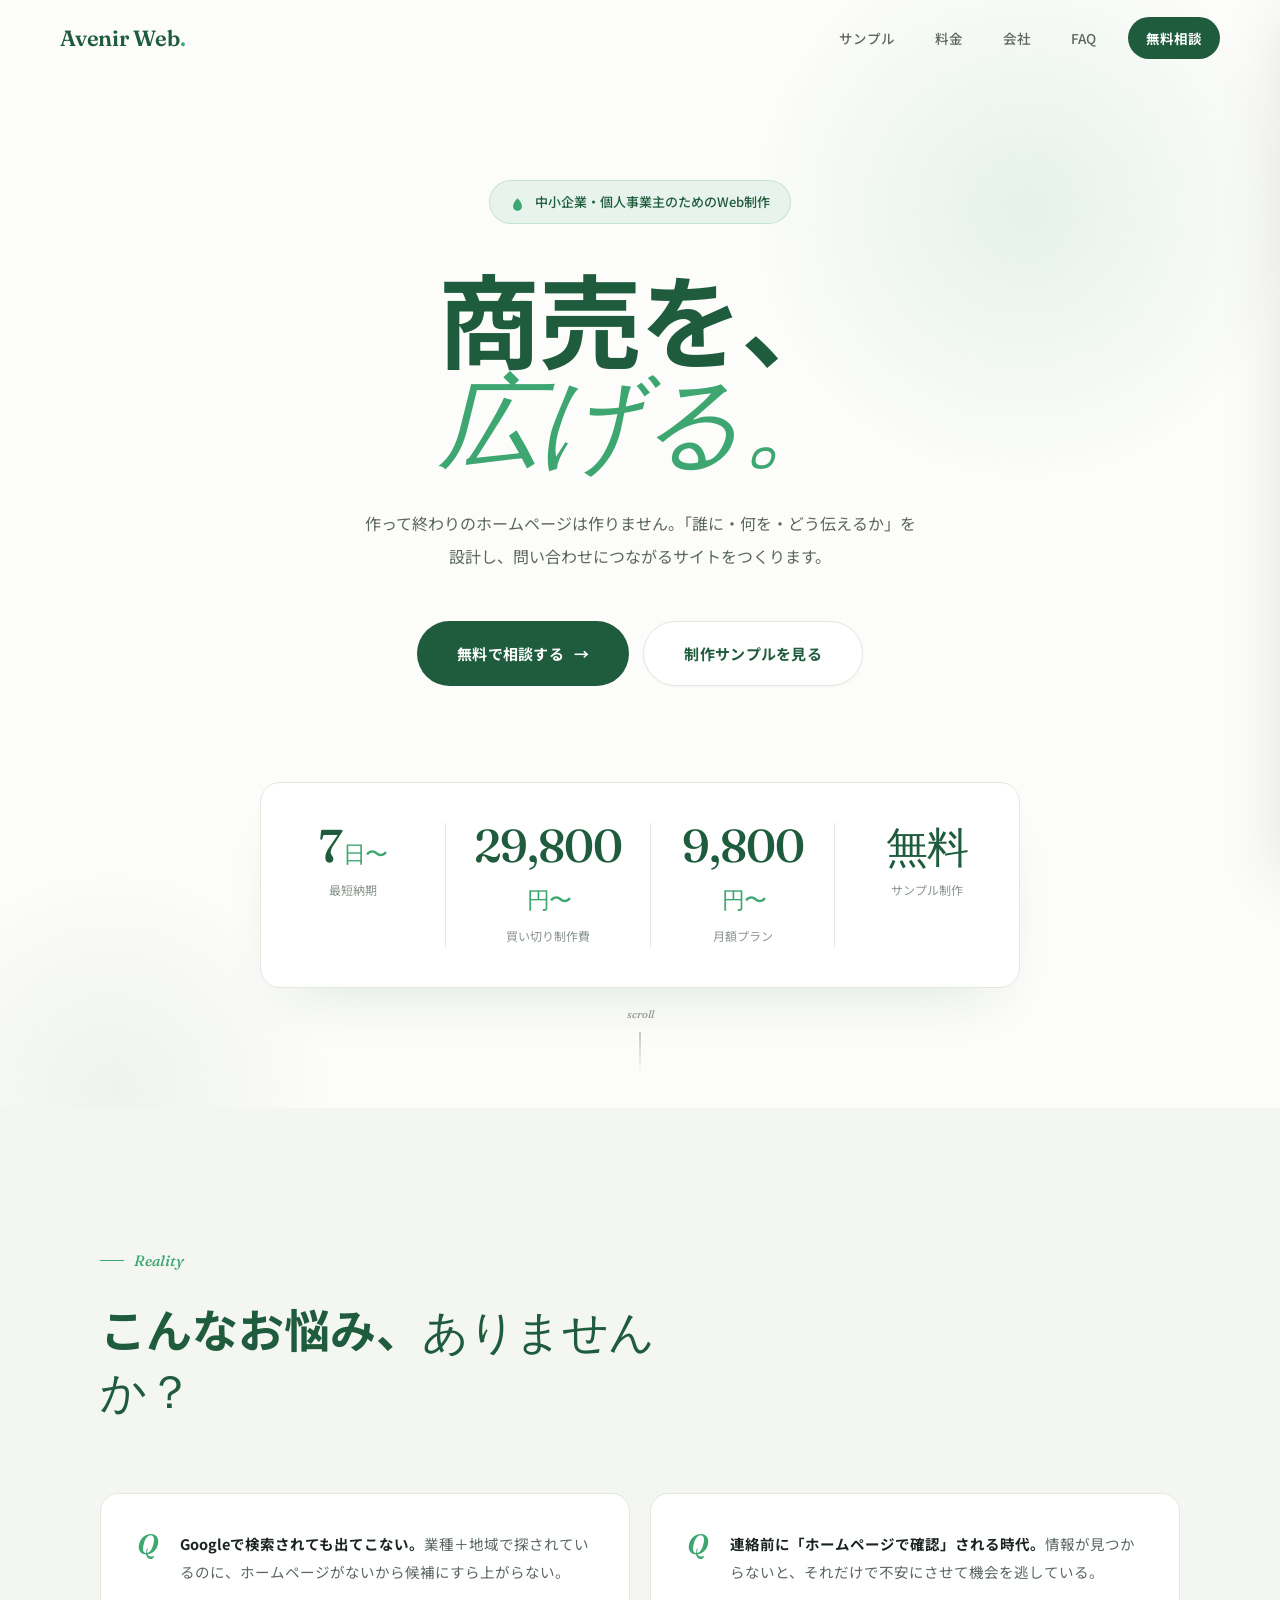
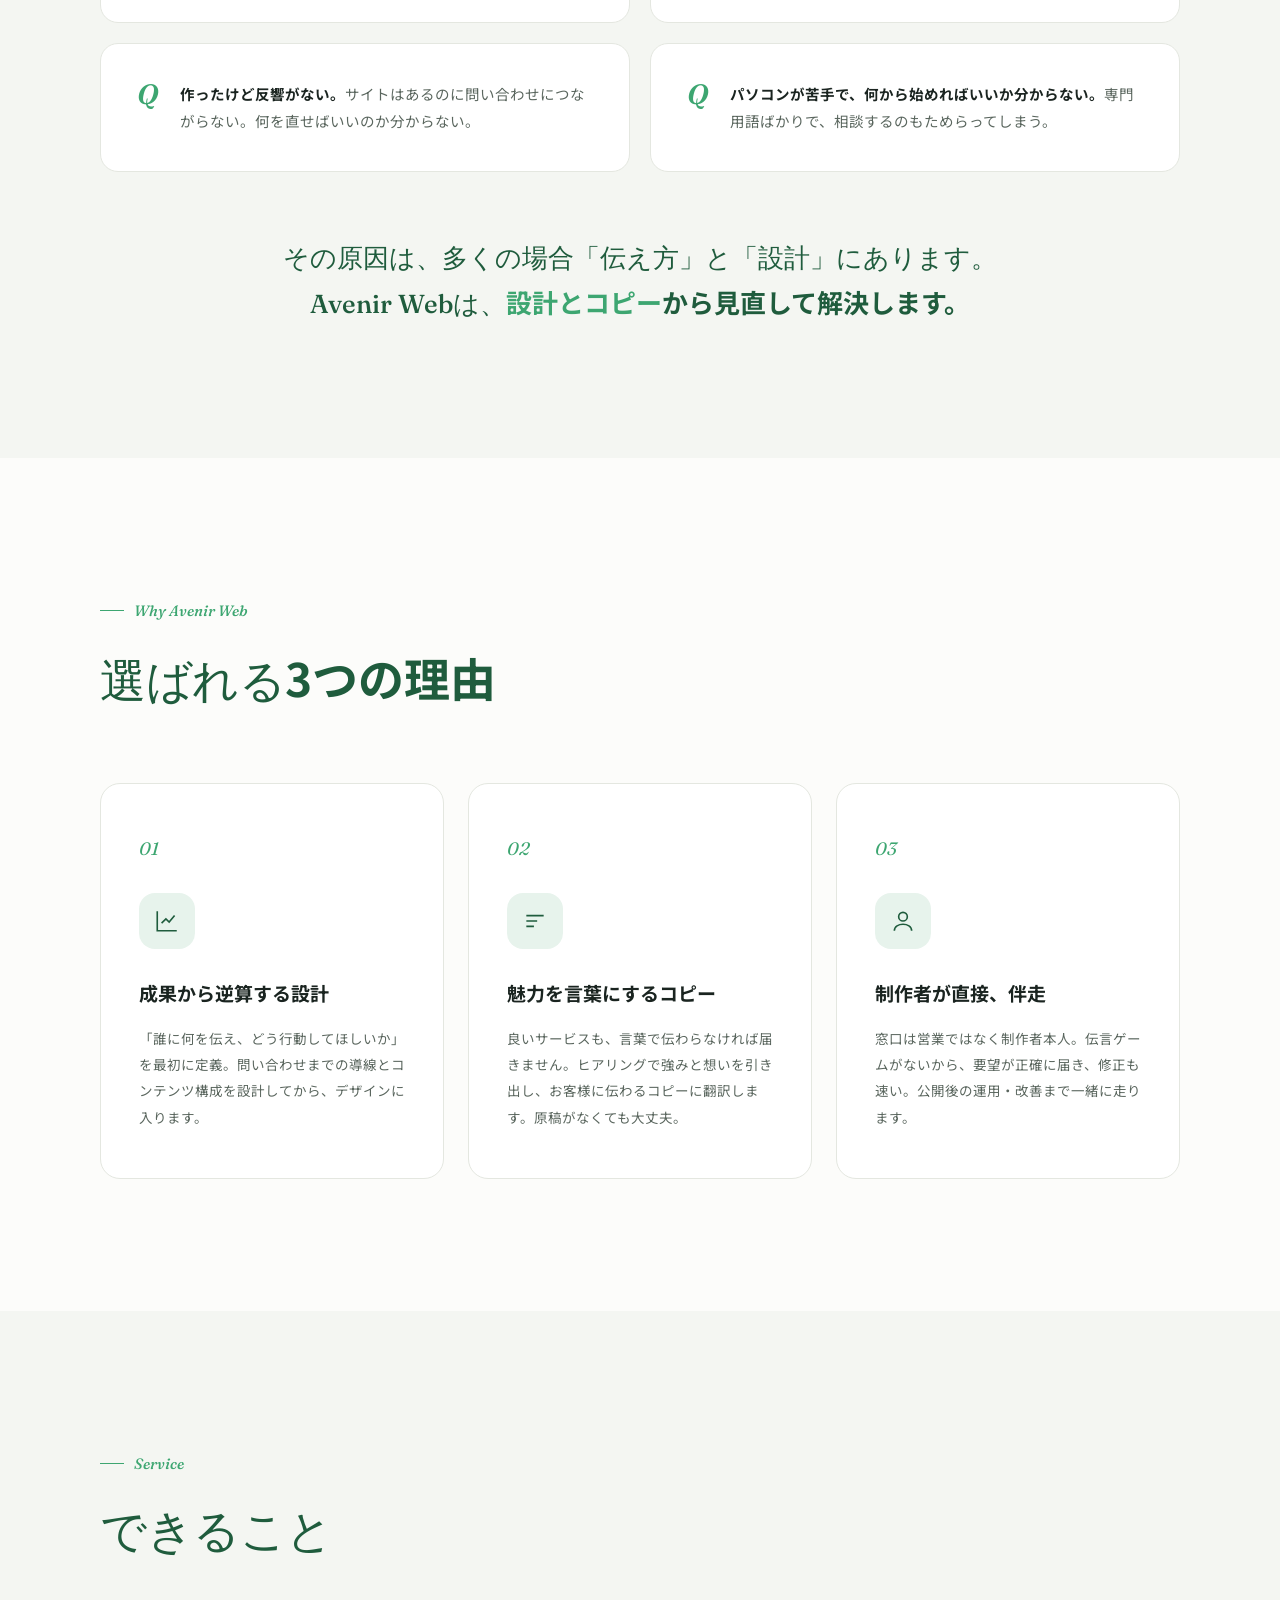
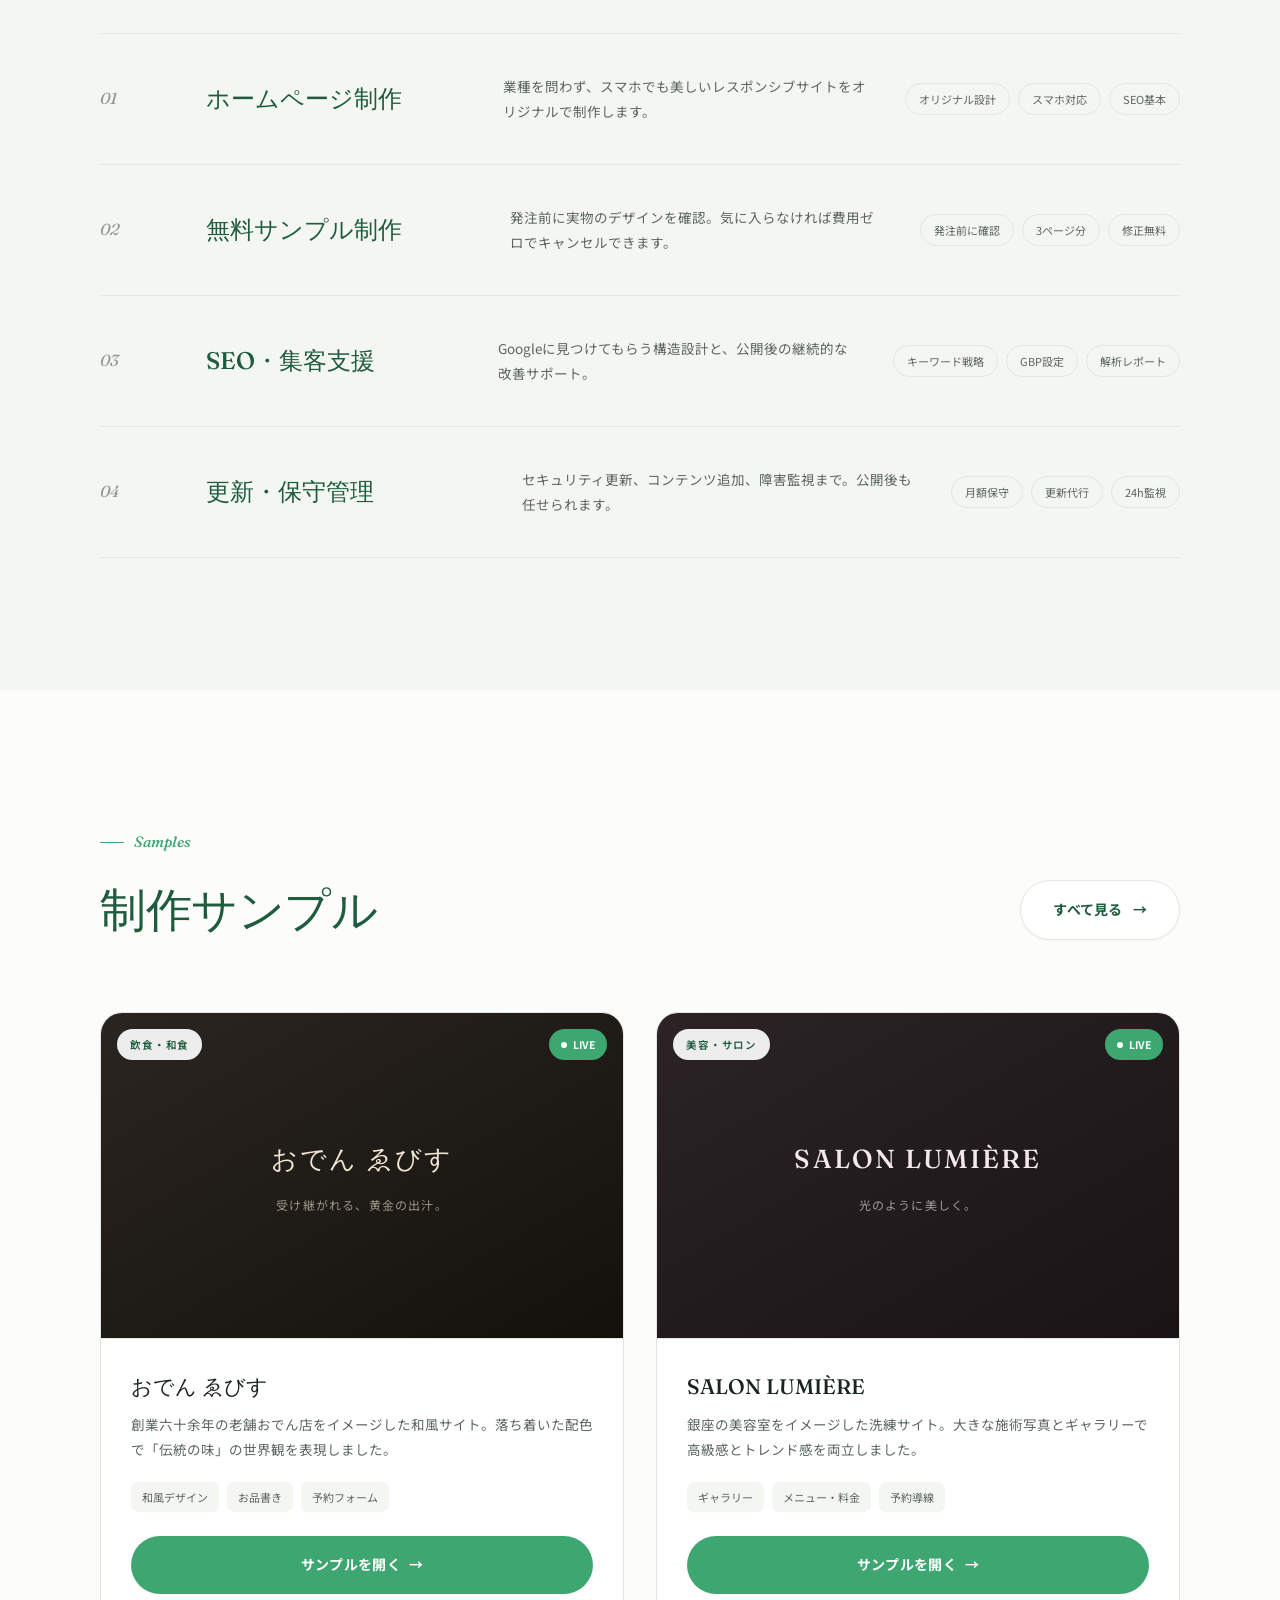
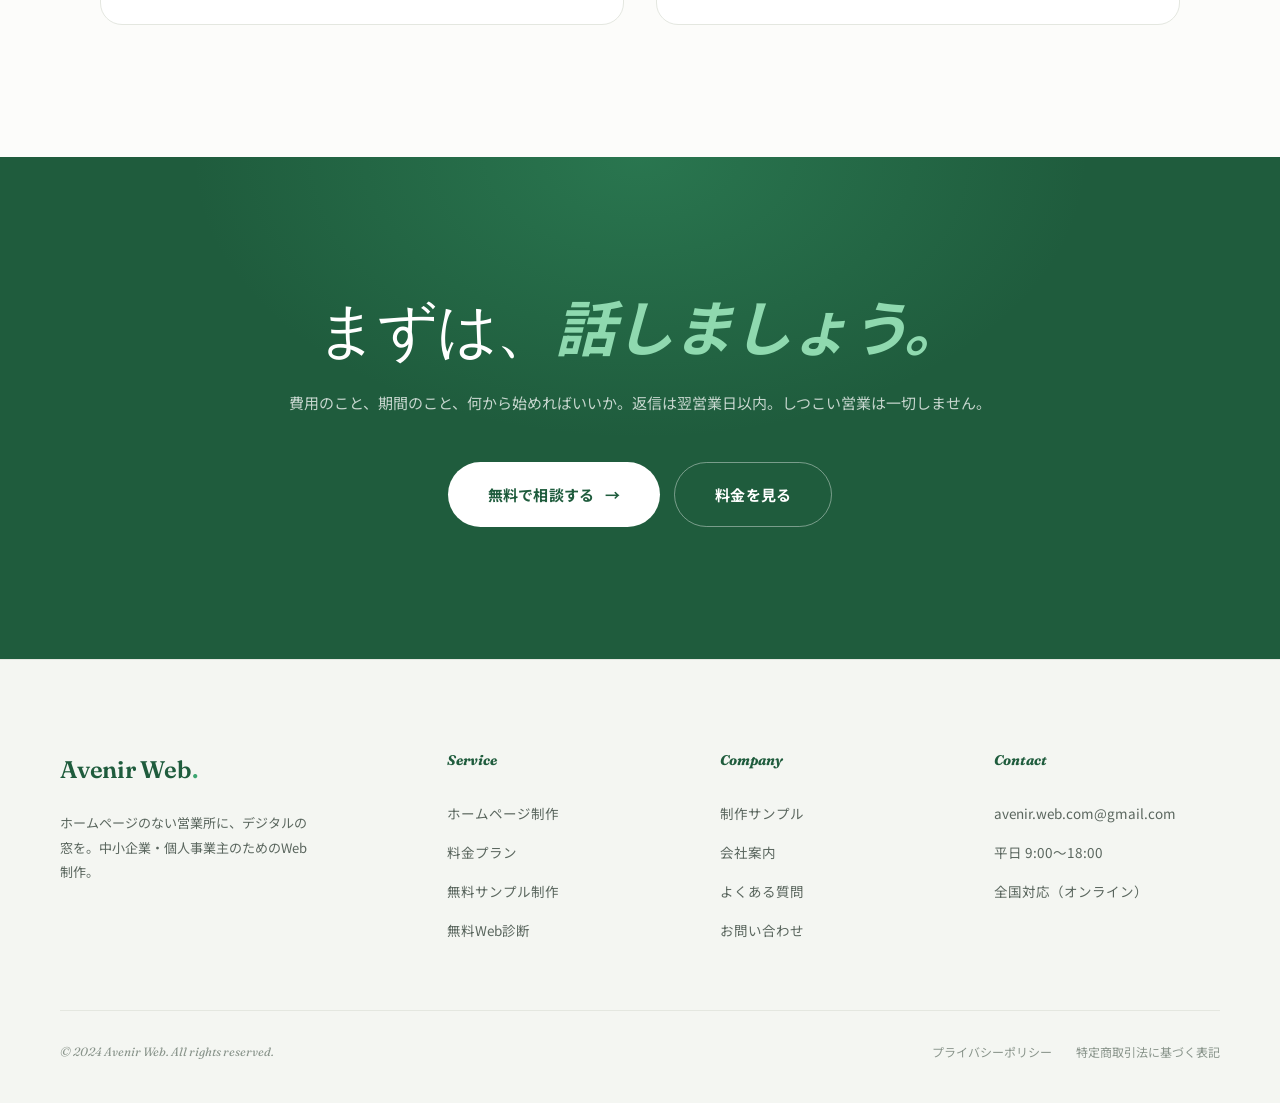
<file: index.html>
<!DOCTYPE html>
<html lang="ja">
<head>
<meta charset="UTF-8">
<meta name="viewport" content="width=device-width, initial-scale=1.0">
<title>Avenir Web — 成果につながるホームページ制作</title>
<meta name="description" content="中小企業・個人事業主のためのホームページ制作。設計とコピーで、問い合わせにつながるサイトを。無料診断・無料サンプル制作対応。">
<link rel="preconnect" href="https://fonts.googleapis.com">
<link rel="preconnect" href="https://fonts.gstatic.com" crossorigin>
<link href="https://fonts.googleapis.com/css2?family=Fraunces:ital,opsz,wght@0,9..144,400;0,9..144,500;0,9..144,600;1,9..144,400;1,9..144,500&family=Noto+Sans+JP:wght@400;500;700;900&display=swap" rel="stylesheet">
<link rel="stylesheet" href="style.css">
</head>
<body>

<header class="hdr">
  <div class="hdr-in">
    <a href="index.html" class="brand">Avenir Web<span class="dot">.</span></a>
    <nav class="nav">
      <a href="works.html">サンプル</a>
      <a href="pricing.html">料金</a>
      <a href="about.html">会社</a>
      <a href="faq.html">FAQ</a>
      <a href="contact.html" class="cta">無料相談</a>
    </nav>
    <button class="burger" aria-label="メニュー"><span></span><span></span><span></span></button>
  </div>
</header>
<nav class="mnav">
  <a href="works.html">サンプル<span class="num">01</span></a>
  <a href="pricing.html">料金<span class="num">02</span></a>
  <a href="about.html">会社<span class="num">03</span></a>
  <a href="faq.html">FAQ<span class="num">04</span></a>
  <a href="contact.html">無料相談<span class="num">05</span></a>
</nav>
<div class="mov"></div>

<!-- HERO -->
<section class="hero">
  <div class="hero-in">
    <div class="hero-tag fade"><span class="leaf-ico"><svg viewBox="0 0 24 24"><path d="M12 2C7 7 5 11 5 15a7 7 0 0014 0c0-4-2-8-7-13z"/></svg></span> 中小企業・個人事業主のためのWeb制作</div>
    <h1 class="hero-h1 fade">
      <span class="ja">商売を、</span>
      <span class="leaf">広げる。</span>
    </h1>
    <p class="hero-sub fade">作って終わりのホームページは作りません。「誰に・何を・どう伝えるか」を設計し、問い合わせにつながるサイトをつくります。</p>
    <div class="hero-cta fade">
      <a href="contact.html" class="btn btn-green btn-lg">無料で相談する <span class="arr">→</span></a>
      <a href="works.html" class="btn btn-ghost btn-lg">制作サンプルを見る</a>
    </div>
    <div class="hero-metrics fade">
      <div class="metric"><div class="metric-n"><span data-target="7">0</span><span class="u">日〜</span></div><div class="metric-l">最短納期</div></div>
      <div class="metric"><div class="metric-n"><span data-target="29800">0</span><span class="u">円〜</span></div><div class="metric-l">買い切り制作費</div></div>
      <div class="metric"><div class="metric-n"><span data-target="9800">0</span><span class="u">円〜</span></div><div class="metric-l">月額プラン</div></div>
      <div class="metric"><div class="metric-n"><span class="serif" style="font-size:0.92em">無料</span></div><div class="metric-l">サンプル制作</div></div>
    </div>
  </div>
  <div class="scroll-cue"><span>scroll</span><div class="bar"></div></div>
</section>

<!-- PAIN -->
<section class="sec sec-tint">
  <div class="wrap">
    <div class="sec-head reveal">
      <span class="eyebrow">Reality</span>
      <h2 class="h-sec"><span class="ja">こんなお悩み、</span>ありませんか？</h2>
    </div>
    <div class="pain-grid">
      <div class="pain-card reveal"><span class="pain-q">Q</span><p><strong>Googleで検索されても出てこない。</strong>業種＋地域で探されているのに、ホームページがないから候補にすら上がらない。</p></div>
      <div class="pain-card reveal"><span class="pain-q">Q</span><p><strong>連絡前に「ホームページで確認」される時代。</strong>情報が見つからないと、それだけで不安にさせて機会を逃している。</p></div>
      <div class="pain-card reveal"><span class="pain-q">Q</span><p><strong>作ったけど反響がない。</strong>サイトはあるのに問い合わせにつながらない。何を直せばいいのか分からない。</p></div>
      <div class="pain-card reveal"><span class="pain-q">Q</span><p><strong>パソコンが苦手で、何から始めればいいか分からない。</strong>専門用語ばかりで、相談するのもためらってしまう。</p></div>
    </div>
    <p class="pain-bridge reveal">その原因は、多くの場合「伝え方」と「設計」にあります。<br>Avenir Webは、<span class="leaf ja">設計とコピー</span><span class="ja">から見直して解決します。</span></p>
  </div>
</section>

<!-- STRENGTH -->
<section class="sec">
  <div class="wrap">
    <div class="sec-head reveal">
      <span class="eyebrow">Why Avenir Web</span>
      <h2 class="h-sec">選ばれる<span class="ja">3つの理由</span></h2>
    </div>
    <div class="str-grid">
      <div class="str-card reveal">
        <div class="str-n">01</div>
        <div class="str-ico"><svg viewBox="0 0 24 24"><path d="M3 3v18h18"/><path d="M7 14l4-4 3 3 5-6"/></svg></div>
        <h3>成果から逆算する設計</h3>
        <p>「誰に何を伝え、どう行動してほしいか」を最初に定義。問い合わせまでの導線とコンテンツ構成を設計してから、デザインに入ります。</p>
      </div>
      <div class="str-card reveal">
        <div class="str-n">02</div>
        <div class="str-ico"><svg viewBox="0 0 24 24"><path d="M4 7h16M4 12h10M4 17h7"/></svg></div>
        <h3>魅力を言葉にするコピー</h3>
        <p>良いサービスも、言葉で伝わらなければ届きません。ヒアリングで強みと想いを引き出し、お客様に伝わるコピーに翻訳します。原稿がなくても大丈夫。</p>
      </div>
      <div class="str-card reveal">
        <div class="str-n">03</div>
        <div class="str-ico"><svg viewBox="0 0 24 24"><circle cx="12" cy="8" r="4"/><path d="M4 21c0-4 4-6 8-6s8 2 8 6"/></svg></div>
        <h3>制作者が直接、伴走</h3>
        <p>窓口は営業ではなく制作者本人。伝言ゲームがないから、要望が正確に届き、修正も速い。公開後の運用・改善まで一緒に走ります。</p>
      </div>
    </div>
  </div>
</section>

<!-- SERVICES -->
<section class="sec sec-tint">
  <div class="wrap">
    <div class="sec-head reveal">
      <span class="eyebrow">Service</span>
      <h2 class="h-sec">できること</h2>
    </div>
    <div class="svc-list">
      <div class="svc-row reveal">
        <div class="svc-idx">01</div>
        <div class="svc-name">ホームページ制作</div>
        <div class="svc-desc">業種を問わず、スマホでも美しいレスポンシブサイトをオリジナルで制作します。</div>
        <div class="svc-tags"><span>オリジナル設計</span><span>スマホ対応</span><span>SEO基本</span></div>
      </div>
      <div class="svc-row reveal">
        <div class="svc-idx">02</div>
        <div class="svc-name">無料サンプル制作</div>
        <div class="svc-desc">発注前に実物のデザインを確認。気に入らなければ費用ゼロでキャンセルできます。</div>
        <div class="svc-tags"><span>発注前に確認</span><span>3ページ分</span><span>修正無料</span></div>
      </div>
      <div class="svc-row reveal">
        <div class="svc-idx">03</div>
        <div class="svc-name">SEO・集客支援</div>
        <div class="svc-desc">Googleに見つけてもらう構造設計と、公開後の継続的な改善サポート。</div>
        <div class="svc-tags"><span>キーワード戦略</span><span>GBP設定</span><span>解析レポート</span></div>
      </div>
      <div class="svc-row reveal">
        <div class="svc-idx">04</div>
        <div class="svc-name">更新・保守管理</div>
        <div class="svc-desc">セキュリティ更新、コンテンツ追加、障害監視まで。公開後も任せられます。</div>
        <div class="svc-tags"><span>月額保守</span><span>更新代行</span><span>24h監視</span></div>
      </div>
    </div>
  </div>
</section>

<!-- WORKS preview -->
<section class="sec">
  <div class="wrap">
    <div class="sec-head reveal" style="display:flex;justify-content:space-between;align-items:flex-end;max-width:none;">
      <div>
        <span class="eyebrow">Samples</span>
        <h2 class="h-sec">制作サンプル</h2>
      </div>
      <a href="works.html" class="btn btn-ghost">すべて見る <span class="arr">→</span></a>
    </div>
    <div class="sample-grid">
      <div class="sample reveal">
        <a class="sample-frame" href="https://avenirwebcom.github.io/sample/oden/" target="_blank" rel="noopener">
          <span class="sample-genre">飲食・和食</span>
          <span class="sample-live"><span class="blink"></span>LIVE</span>
          <div class="frame-fallback" style="background:linear-gradient(150deg,#2a2520,#14110d)"><span class="ff-title" style="color:#f0e6d2">おでん ゑびす</span><span class="ff-sub" style="color:rgba(240,230,210,0.6)">受け継がれる、黄金の出汁。</span></div>
          <iframe src="https://avenirwebcom.github.io/sample/oden/" title="おでん ゑびす サンプルサイト" loading="lazy" scrolling="no"></iframe>
          <span class="frame-cover"></span>
        </a>
        <div class="sample-body">
          <h3>おでん ゑびす</h3>
          <p class="sample-desc">創業六十余年の老舗おでん店をイメージした和風サイト。落ち着いた配色で「伝統の味」の世界観を表現しました。</p>
          <div class="sample-tags"><span>和風デザイン</span><span>お品書き</span><span>予約フォーム</span></div>
          <a href="https://avenirwebcom.github.io/sample/oden/" target="_blank" rel="noopener" class="btn btn-leaf sample-link">サンプルを開く <span class="arr">→</span></a>
        </div>
      </div>
      <div class="sample reveal">
        <a class="sample-frame" href="https://avenirwebcom.github.io/sample/beauty-salon/" target="_blank" rel="noopener">
          <span class="sample-genre">美容・サロン</span>
          <span class="sample-live"><span class="blink"></span>LIVE</span>
          <div class="frame-fallback" style="background:linear-gradient(150deg,#2b2326,#1a1416)"><span class="ff-title" style="color:#f3e9ec">SALON LUMIÈRE</span><span class="ff-sub" style="color:rgba(243,233,236,0.6)">光のように美しく。</span></div>
          <iframe src="https://avenirwebcom.github.io/sample/beauty-salon/" title="SALON LUMIÈRE サンプルサイト" loading="lazy" scrolling="no"></iframe>
          <span class="frame-cover"></span>
        </a>
        <div class="sample-body">
          <h3>SALON LUMIÈRE</h3>
          <p class="sample-desc">銀座の美容室をイメージした洗練サイト。大きな施術写真とギャラリーで高級感とトレンド感を両立しました。</p>
          <div class="sample-tags"><span>ギャラリー</span><span>メニュー・料金</span><span>予約導線</span></div>
          <a href="https://avenirwebcom.github.io/sample/beauty-salon/" target="_blank" rel="noopener" class="btn btn-leaf sample-link">サンプルを開く <span class="arr">→</span></a>
        </div>
      </div>
    </div>
  </div>
</section>

<!-- CTA -->
<section class="cta-band">
  <div class="wrap">
    <div class="cta-in reveal">
      <h2>まずは、<span class="leaf ja">話しましょう。</span></h2>
      <p>費用のこと、期間のこと、何から始めればいいか。返信は翌営業日以内。しつこい営業は一切しません。</p>
      <div class="hero-cta">
        <a href="contact.html" class="btn btn-onwhite btn-lg">無料で相談する <span class="arr">→</span></a>
        <a href="pricing.html" class="btn btn-onborder btn-lg">料金を見る</a>
      </div>
    </div>
  </div>
</section>

<footer class="ftr">
  <div class="ftr-in">
    <div class="ftr-top">
      <div class="ftr-brand">
        <a href="index.html" class="brand">Avenir Web<span class="dot">.</span></a>
        <p>ホームページのない営業所に、デジタルの窓を。中小企業・個人事業主のためのWeb制作。</p>
      </div>
      <div class="ftr-col"><h5>Service</h5><a href="index.html#services">ホームページ制作</a><a href="pricing.html">料金プラン</a><a href="contact.html">無料サンプル制作</a><a href="contact.html">無料Web診断</a></div>
      <div class="ftr-col"><h5>Company</h5><a href="works.html">制作サンプル</a><a href="about.html">会社案内</a><a href="faq.html">よくある質問</a><a href="contact.html">お問い合わせ</a></div>
      <div class="ftr-col"><h5>Contact</h5><a href="mailto:avenir.web.com@gmail.com">avenir.web.com@gmail.com</a><a href="#">平日 9:00〜18:00</a><a href="contact.html">全国対応（オンライン）</a></div>
    </div>
    <div class="ftr-bot"><p>© 2024 Avenir Web. All rights reserved.</p><div class="ftr-legal"><a href="#">プライバシーポリシー</a><a href="#">特定商取引法に基づく表記</a></div></div>
  </div>
</footer>

<script src="script.js"></script>
</body>
</html>
</file>
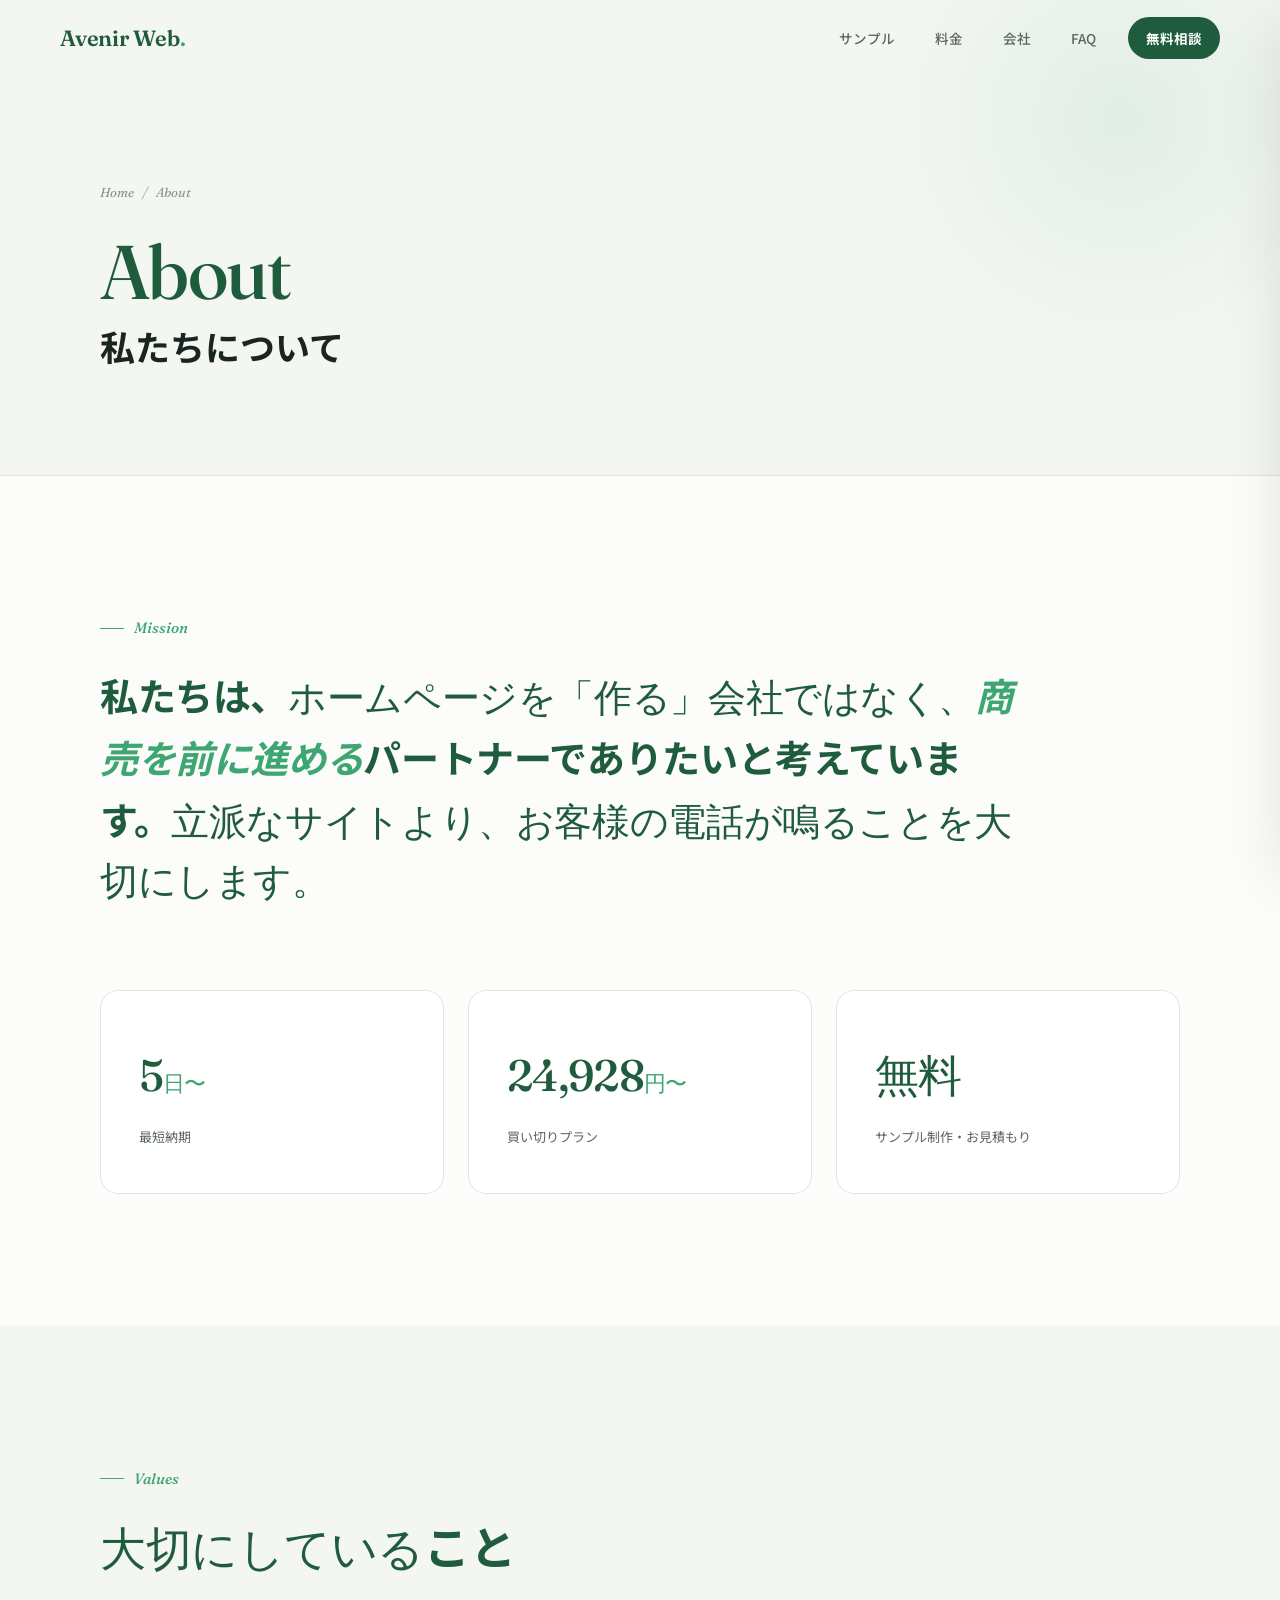
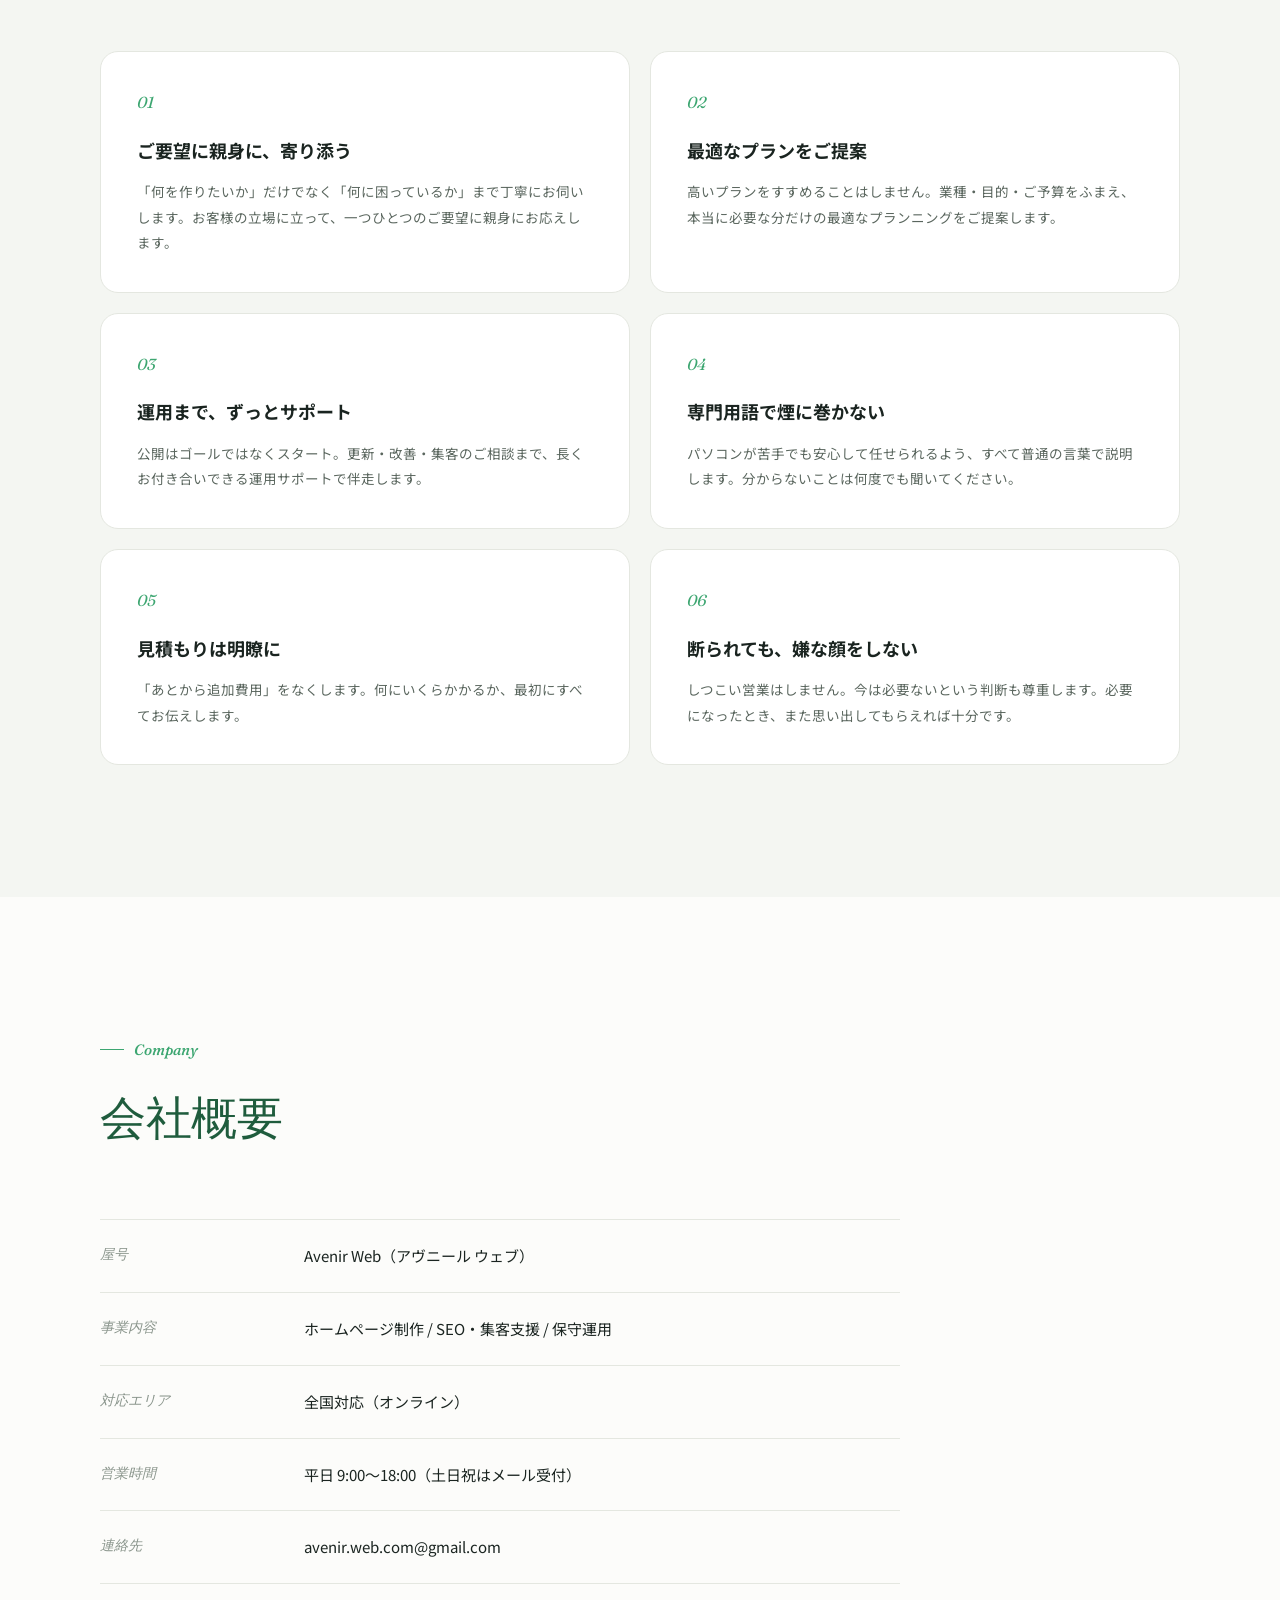
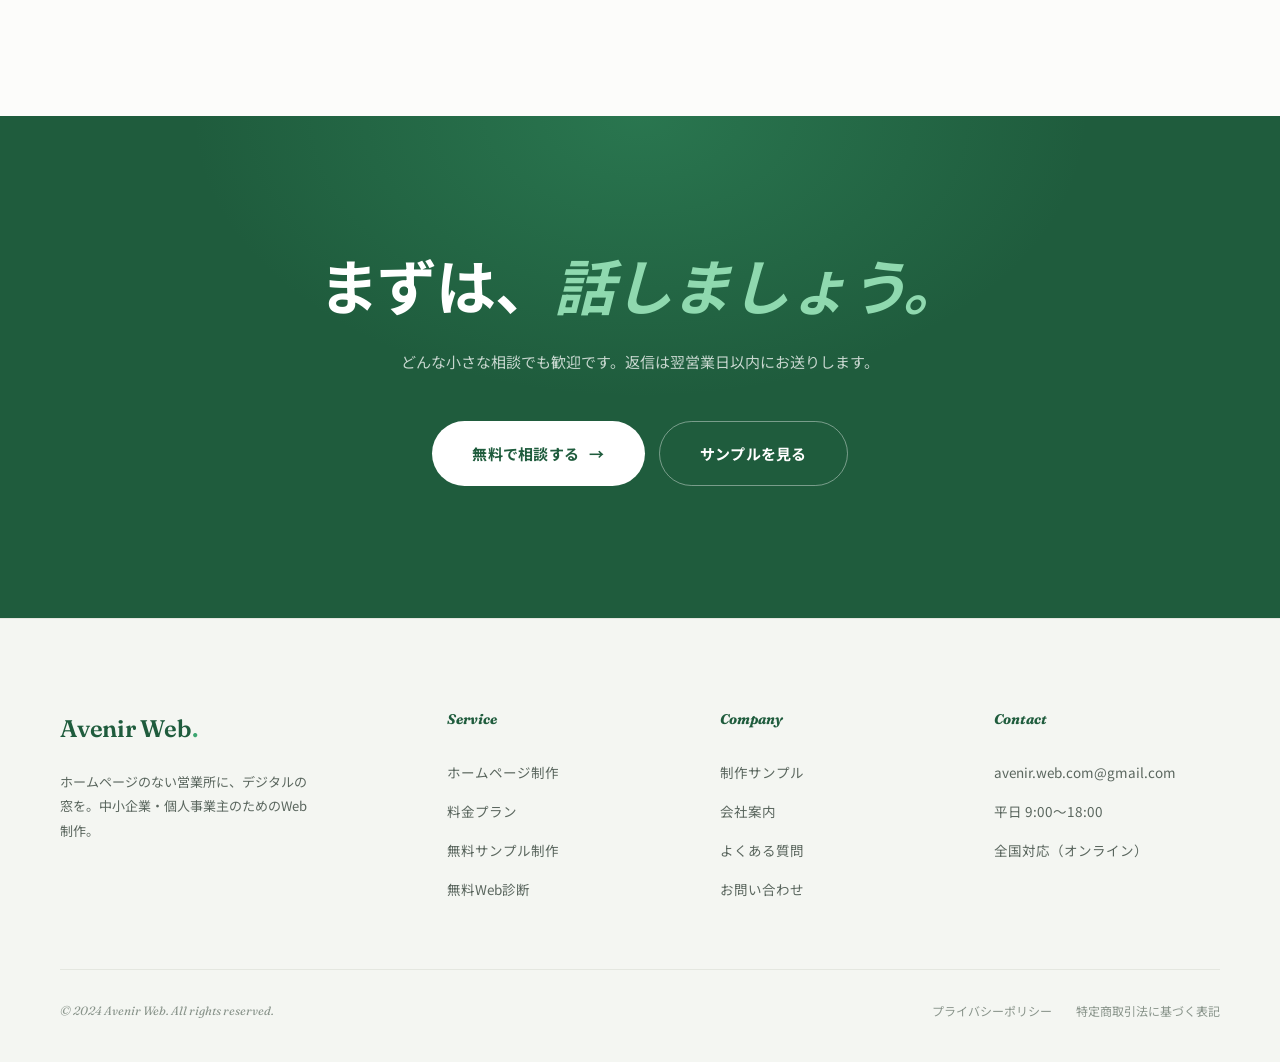
<file: about.html>
<!DOCTYPE html>
<html lang="ja">
<head>
<meta charset="UTF-8">
<meta name="viewport" content="width=device-width, initial-scale=1.0">
<title>会社案内 — Avenir Web</title>
<meta name="description" content="Avenir Webについて。設計とコピーを軸に、中小企業・個人事業主の商売を広げるホームページを制作しています。">
<link rel="preconnect" href="https://fonts.googleapis.com">
<link rel="preconnect" href="https://fonts.gstatic.com" crossorigin>
<link href="https://fonts.googleapis.com/css2?family=Fraunces:ital,opsz,wght@0,9..144,400;0,9..144,500;0,9..144,600;1,9..144,400;1,9..144,500&family=Noto+Sans+JP:wght@400;500;700;900&display=swap" rel="stylesheet">
<link rel="stylesheet" href="style.css">
</head>
<body>
<header class="hdr">
  <div class="hdr-in">
    <a href="index.html" class="brand">Avenir Web<span class="dot">.</span></a>
    <nav class="nav">
      <a href="works.html">サンプル</a>
      <a href="pricing.html">料金</a>
      <a href="about.html">会社</a>
      <a href="faq.html">FAQ</a>
      <a href="contact.html" class="cta">無料相談</a>
    </nav>
    <button class="burger" aria-label="メニュー"><span></span><span></span><span></span></button>
  </div>
</header>
<nav class="mnav">
  <a href="works.html">サンプル<span class="num">01</span></a>
  <a href="pricing.html">料金<span class="num">02</span></a>
  <a href="about.html">会社<span class="num">03</span></a>
  <a href="faq.html">FAQ<span class="num">04</span></a>
  <a href="contact.html">無料相談<span class="num">05</span></a>
</nav>
<div class="mov"></div>

<section class="phero">
  <div class="wrap phero-in">
    <div class="crumb"><a href="index.html">Home</a><span>/</span>About</div>
    <h1 class="fade">About<span class="ja">私たちについて</span></h1>
  </div>
</section>
<section class="sec">
  <div class="wrap">
    <span class="eyebrow reveal">Mission</span>
    <p class="about-lead reveal"><span class="ja">私たちは、</span>ホームページを「作る」会社ではなく、<span class="leaf ja">商売を前に進める</span><span class="ja">パートナーでありたいと考えています。</span>立派なサイトより、お客様の電話が鳴ることを大切にします。</p>
    <div class="about-stats">
      <div class="about-stat reveal"><div class="n"><span data-target="7">0</span><span class="u">日〜</span></div><div class="l">最短納期</div></div>
      <div class="about-stat reveal"><div class="n"><span data-target="29800">0</span><span class="u">円〜</span></div><div class="l">買い切りプラン</div></div>
      <div class="about-stat reveal"><div class="n">無料</div><div class="l">サンプル制作・お見積もり</div></div>
    </div>
  </div>
</section>
<section class="sec sec-tint">
  <div class="wrap">
    <div class="sec-head reveal"><span class="eyebrow">Values</span><h2 class="h-sec">大切にしている<span class="ja">こと</span></h2></div>
    <div class="values">
      <div class="value reveal"><div class="n">01</div><h4>ご要望に親身に、寄り添う</h4><p>「何を作りたいか」だけでなく「何に困っているか」まで丁寧にお伺いします。お客様の立場に立って、一つひとつのご要望に親身にお応えします。</p></div>
      <div class="value reveal"><div class="n">02</div><h4>最適なプランをご提案</h4><p>高いプランをすすめることはしません。業種・目的・ご予算をふまえ、本当に必要な分だけの最適なプランニングをご提案します。</p></div>
      <div class="value reveal"><div class="n">03</div><h4>運用まで、ずっとサポート</h4><p>公開はゴールではなくスタート。更新・改善・集客のご相談まで、長くお付き合いできる運用サポートで伴走します。</p></div>
      <div class="value reveal"><div class="n">04</div><h4>専門用語で煙に巻かない</h4><p>パソコンが苦手でも安心して任せられるよう、すべて普通の言葉で説明します。分からないことは何度でも聞いてください。</p></div>
      <div class="value reveal"><div class="n">05</div><h4>見積もりは明瞭に</h4><p>「あとから追加費用」をなくします。何にいくらかかるか、最初にすべてお伝えします。</p></div>
      <div class="value reveal"><div class="n">06</div><h4>断られても、嫌な顔をしない</h4><p>しつこい営業はしません。今は必要ないという判断も尊重します。必要になったとき、また思い出してもらえれば十分です。</p></div>
    </div>
  </div>
</section>
<section class="sec">
  <div class="wrap">
    <div class="sec-head reveal"><span class="eyebrow">Company</span><h2 class="h-sec">会社概要</h2></div>
    <div class="info-table reveal">
      <div class="info-row"><span class="info-l">屋号</span><span class="info-v">Avenir Web（アヴニール ウェブ）</span></div>
      <div class="info-row"><span class="info-l">事業内容</span><span class="info-v">ホームページ制作 / SEO・集客支援 / 保守運用</span></div>
      <div class="info-row"><span class="info-l">対応エリア</span><span class="info-v">全国対応（オンライン）</span></div>
      <div class="info-row"><span class="info-l">営業時間</span><span class="info-v">平日 9:00〜18:00（土日祝はメール受付）</span></div>
      <div class="info-row"><span class="info-l">連絡先</span><span class="info-v">avenir.web.com@gmail.com</span></div>
    </div>
  </div>
</section>
<section class="cta-band">
  <div class="wrap">
    <div class="cta-in reveal">
      <h2><span class="ja">まずは、</span><span class="leaf ja">話しましょう。</span></h2>
      <p>どんな小さな相談でも歓迎です。返信は翌営業日以内にお送りします。</p>
      <div class="hero-cta"><a href="contact.html" class="btn btn-onwhite btn-lg">無料で相談する <span class="arr">→</span></a><a href="works.html" class="btn btn-onborder btn-lg">サンプルを見る</a></div>
    </div>
  </div>
</section><footer class="ftr">
  <div class="ftr-in">
    <div class="ftr-top">
      <div class="ftr-brand"><a href="index.html" class="brand">Avenir Web<span class="dot">.</span></a><p>ホームページのない営業所に、デジタルの窓を。中小企業・個人事業主のためのWeb制作。</p></div>
      <div class="ftr-col"><h5>Service</h5><a href="index.html#services">ホームページ制作</a><a href="pricing.html">料金プラン</a><a href="contact.html">無料サンプル制作</a><a href="contact.html">無料Web診断</a></div>
      <div class="ftr-col"><h5>Company</h5><a href="works.html">制作サンプル</a><a href="about.html">会社案内</a><a href="faq.html">よくある質問</a><a href="contact.html">お問い合わせ</a></div>
      <div class="ftr-col"><h5>Contact</h5><a href="mailto:avenir.web.com@gmail.com">avenir.web.com@gmail.com</a><a href="#">平日 9:00〜18:00</a><a href="contact.html">全国対応（オンライン）</a></div>
    </div>
    <div class="ftr-bot"><p>© 2024 Avenir Web. All rights reserved.</p><div class="ftr-legal"><a href="#">プライバシーポリシー</a><a href="#">特定商取引法に基づく表記</a></div></div>
  </div>
</footer>

<script src="script.js"></script>
</body>
</html>
</file>
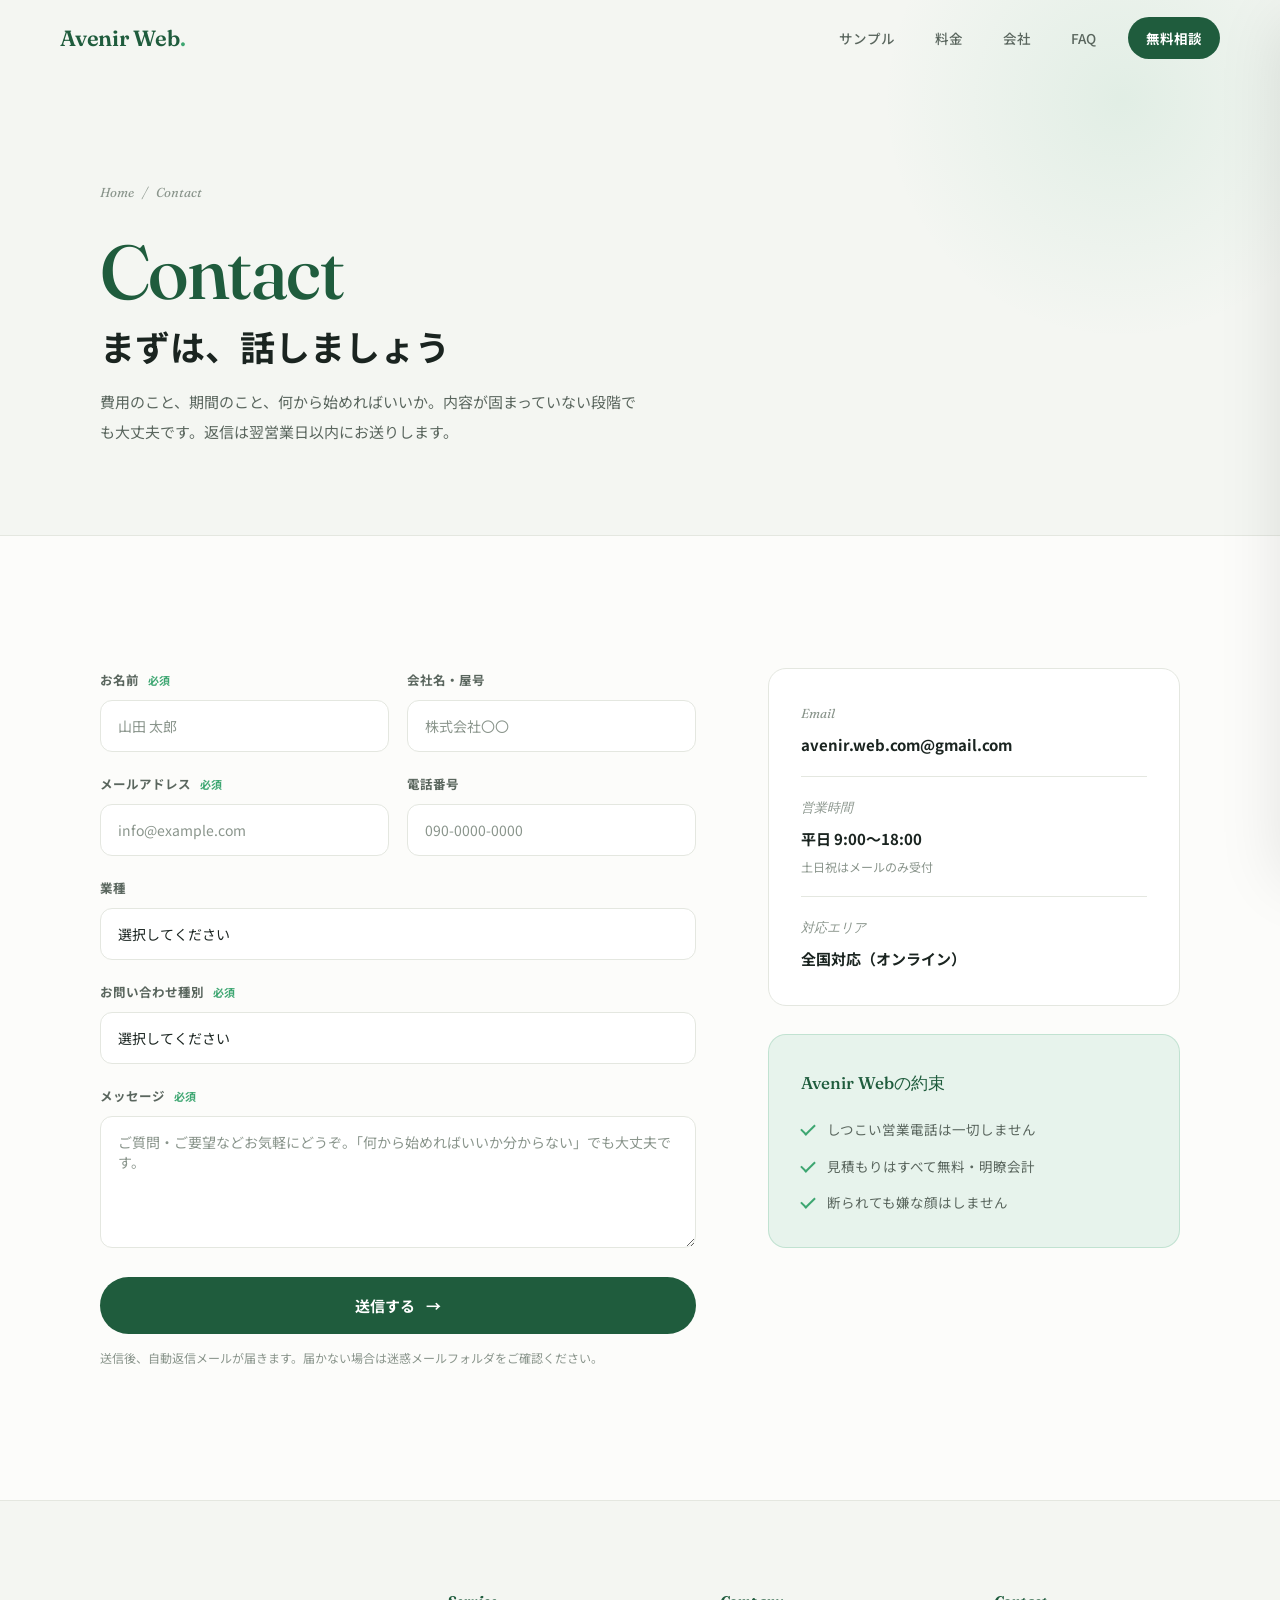
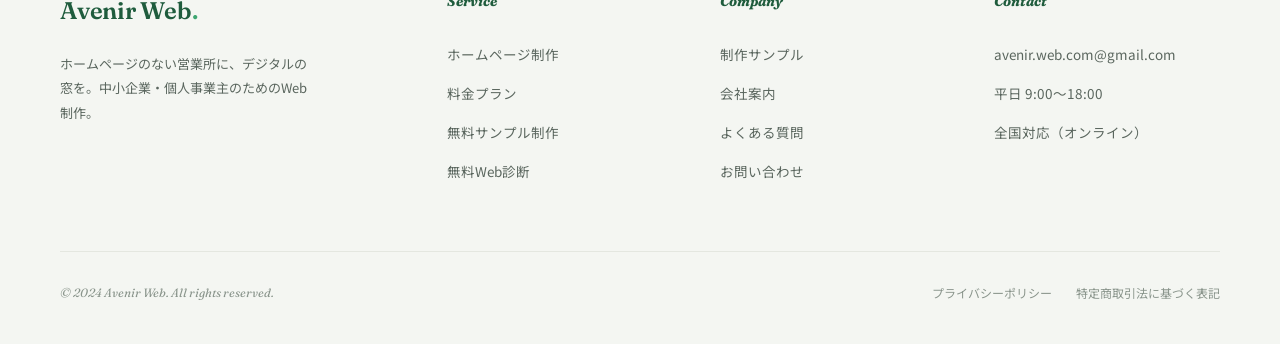
<file: contact.html>
<!DOCTYPE html>
<html lang="ja">
<head>
<meta charset="UTF-8">
<meta name="viewport" content="width=device-width, initial-scale=1.0">
<title>お問い合わせ・無料相談 — Avenir Web</title>
<meta name="description" content="Avenir Webへのお問い合わせ。無料相談・無料サンプル制作・無料Web診断を受け付けています。">
<link rel="preconnect" href="https://fonts.googleapis.com">
<link rel="preconnect" href="https://fonts.gstatic.com" crossorigin>
<link href="https://fonts.googleapis.com/css2?family=Fraunces:ital,opsz,wght@0,9..144,400;0,9..144,500;0,9..144,600;1,9..144,400;1,9..144,500&family=Noto+Sans+JP:wght@400;500;700;900&display=swap" rel="stylesheet">
<link rel="stylesheet" href="style.css">
</head>
<body>
<header class="hdr">
  <div class="hdr-in">
    <a href="index.html" class="brand">Avenir Web<span class="dot">.</span></a>
    <nav class="nav">
      <a href="works.html">サンプル</a>
      <a href="pricing.html">料金</a>
      <a href="about.html">会社</a>
      <a href="faq.html">FAQ</a>
      <a href="contact.html" class="cta">無料相談</a>
    </nav>
    <button class="burger" aria-label="メニュー"><span></span><span></span><span></span></button>
  </div>
</header>
<nav class="mnav">
  <a href="works.html">サンプル<span class="num">01</span></a>
  <a href="pricing.html">料金<span class="num">02</span></a>
  <a href="about.html">会社<span class="num">03</span></a>
  <a href="faq.html">FAQ<span class="num">04</span></a>
  <a href="contact.html">無料相談<span class="num">05</span></a>
</nav>
<div class="mov"></div>

<section class="phero">
  <div class="wrap phero-in">
    <div class="crumb"><a href="index.html">Home</a><span>/</span>Contact</div>
    <h1 class="fade">Contact<span class="ja">まずは、話しましょう</span></h1>
    <p class="fade">費用のこと、期間のこと、何から始めればいいか。内容が固まっていない段階でも大丈夫です。返信は翌営業日以内にお送りします。</p>
  </div>
</section>
<section class="sec">
  <div class="wrap">
    <div class="contact-grid">
      <form class="contact-form reveal" id="contactForm" action="https://formspree.io/f/mykalepo" method="POST">
        <input type="hidden" name="_subject" value="【Avenir Web】サイトからのお問い合わせ">
        <div class="field-row">
          <div class="field"><label>お名前 <span class="req">必須</span></label><input type="text" name="name" placeholder="山田 太郎" required></div>
          <div class="field"><label>会社名・屋号</label><input type="text" name="company" placeholder="株式会社〇〇"></div>
        </div>
        <div class="field-row">
          <div class="field"><label>メールアドレス <span class="req">必須</span></label><input type="email" name="email" placeholder="info@example.com" required></div>
          <div class="field"><label>電話番号</label><input type="tel" name="tel" placeholder="090-0000-0000"></div>
        </div>
        <div class="field"><label>業種</label>
          <select name="industry"><option value="">選択してください</option><option>飲食・カフェ</option><option>美容・サロン</option><option>建設・工務店</option><option>医療・治療院</option><option>士業・コンサルタント</option><option>小売・物販</option><option>農業・食品</option><option>その他</option></select>
        </div>
        <div class="field"><label>お問い合わせ種別 <span class="req">必須</span></label>
          <select name="type" required><option value="">選択してください</option><option>新規ホームページ制作</option><option>リニューアル</option><option>無料Web診断の申し込み</option><option>無料サンプル制作の依頼</option><option>料金について</option><option>その他</option></select>
        </div>
        <div class="field"><label>メッセージ <span class="req">必須</span></label><textarea name="message" rows="5" placeholder="ご質問・ご要望などお気軽にどうぞ。「何から始めればいいか分からない」でも大丈夫です。" required></textarea></div>
        <button type="submit" class="btn btn-green full btn-lg">送信する <span class="arr">→</span></button>
        <p class="form-note">送信後、自動返信メールが届きます。届かない場合は迷惑メールフォルダをご確認ください。</p>
      </form>
      <aside class="contact-side reveal">
        <div class="cinfo">
          <div class="cinfo-item"><div class="cinfo-l">Email</div><div class="cinfo-v">avenir.web.com@gmail.com</div></div>
          <div class="cinfo-item"><div class="cinfo-l">営業時間</div><div class="cinfo-v">平日 9:00〜18:00</div><div class="cinfo-note">土日祝はメールのみ受付</div></div>
          <div class="cinfo-item"><div class="cinfo-l">対応エリア</div><div class="cinfo-v">全国対応（オンライン）</div></div>
        </div>
        <div class="promise">
          <h4>Avenir Webの約束</h4>
          <ul>
            <li>しつこい営業電話は一切しません</li>
            <li>見積もりはすべて無料・明瞭会計</li>
            <li>断られても嫌な顔はしません</li>
          </ul>
        </div>
      </aside>
    </div>
  </div>
</section>
<div id="modal" class="modal">
  <div class="modal-box">
    <div class="modal-ico"><svg viewBox="0 0 24 24"><path d="M5 13l4 4L19 7"/></svg></div>
    <h3>送信完了しました</h3>
    <p>お問い合わせありがとうございます。翌営業日以内にご返信いたします。</p>
    <button class="btn btn-green" data-close>閉じる</button>
  </div>
</div><footer class="ftr">
  <div class="ftr-in">
    <div class="ftr-top">
      <div class="ftr-brand"><a href="index.html" class="brand">Avenir Web<span class="dot">.</span></a><p>ホームページのない営業所に、デジタルの窓を。中小企業・個人事業主のためのWeb制作。</p></div>
      <div class="ftr-col"><h5>Service</h5><a href="index.html#services">ホームページ制作</a><a href="pricing.html">料金プラン</a><a href="contact.html">無料サンプル制作</a><a href="contact.html">無料Web診断</a></div>
      <div class="ftr-col"><h5>Company</h5><a href="works.html">制作サンプル</a><a href="about.html">会社案内</a><a href="faq.html">よくある質問</a><a href="contact.html">お問い合わせ</a></div>
      <div class="ftr-col"><h5>Contact</h5><a href="mailto:avenir.web.com@gmail.com">avenir.web.com@gmail.com</a><a href="#">平日 9:00〜18:00</a><a href="contact.html">全国対応（オンライン）</a></div>
    </div>
    <div class="ftr-bot"><p>© 2024 Avenir Web. All rights reserved.</p><div class="ftr-legal"><a href="#">プライバシーポリシー</a><a href="#">特定商取引法に基づく表記</a></div></div>
  </div>
</footer>

<script src="script.js"></script>
</body>
</html>
</file>
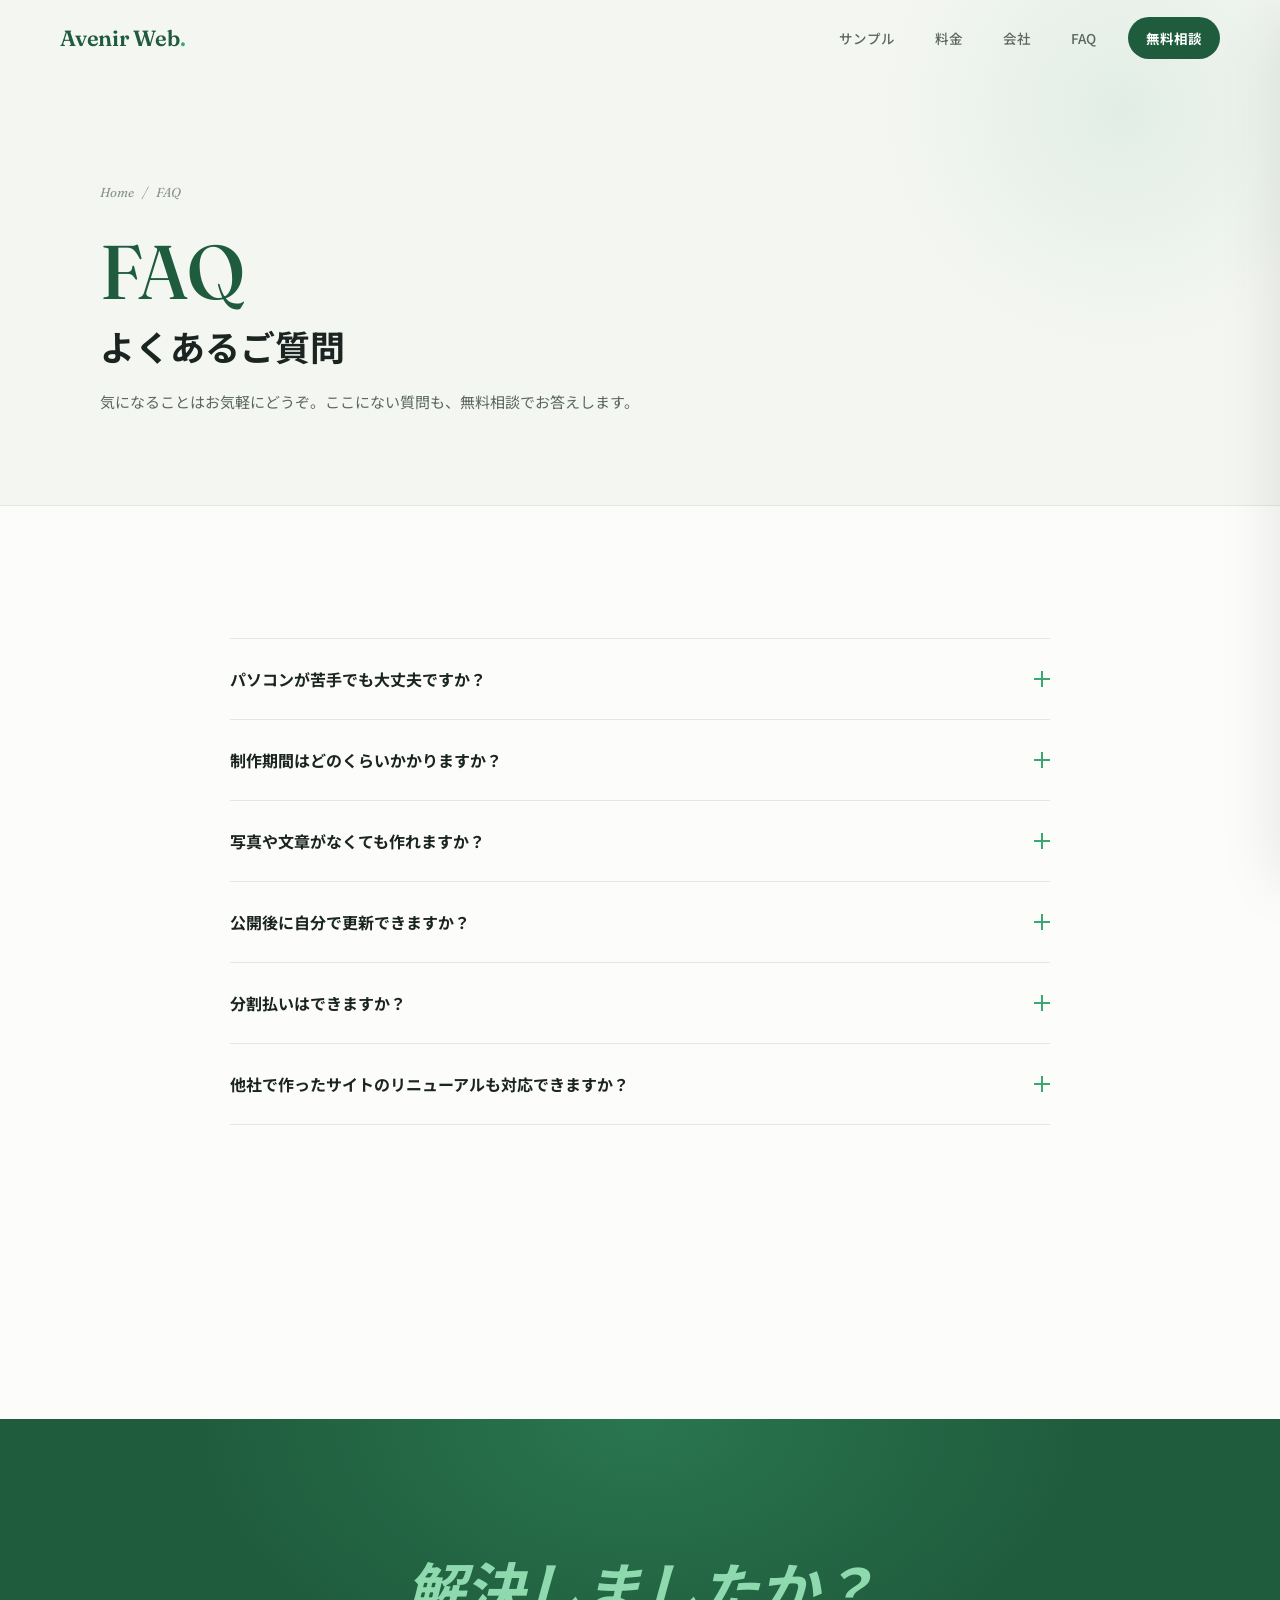
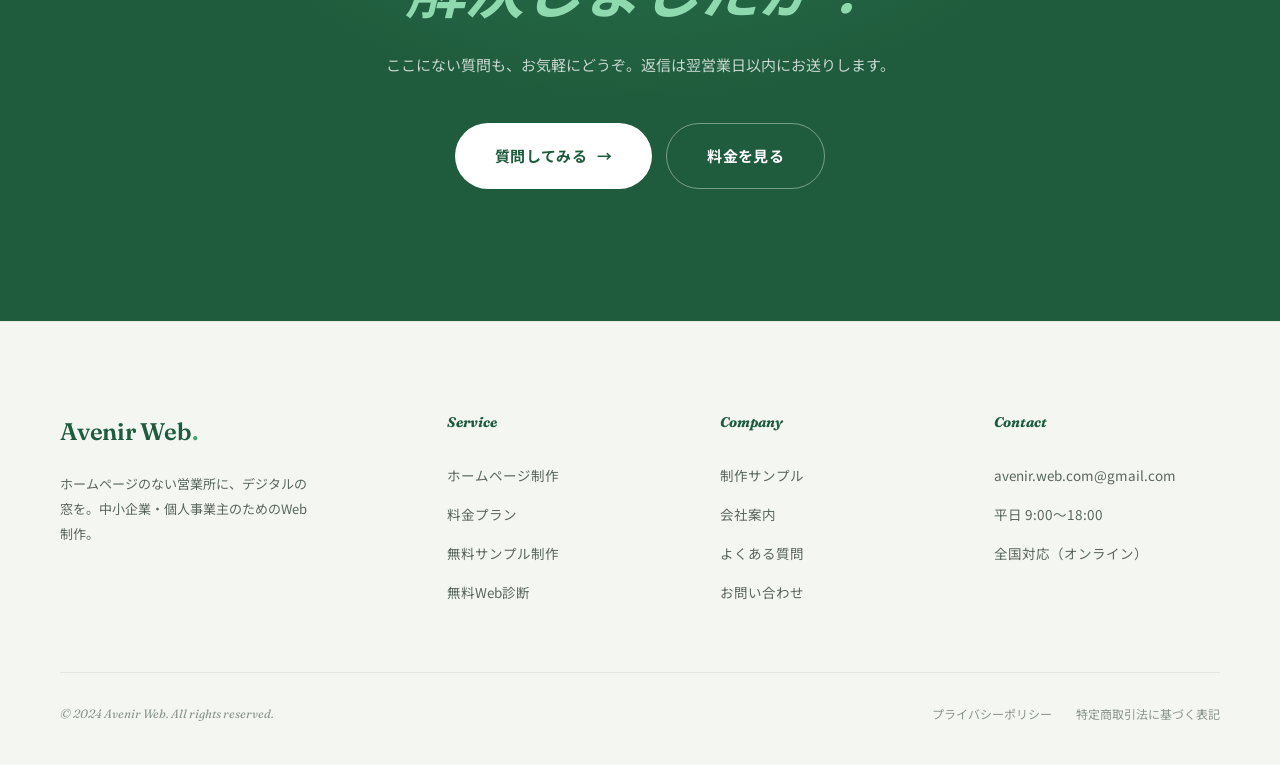
<file: faq.html>
<!DOCTYPE html>
<html lang="ja">
<head>
<meta charset="UTF-8">
<meta name="viewport" content="width=device-width, initial-scale=1.0">
<title>よくある質問 — Avenir Web</title>
<meta name="description" content="Avenir Webへのよくあるご質問。制作期間、費用、写真や原稿の準備、公開後の更新、分割払いなどについて。">
<link rel="preconnect" href="https://fonts.googleapis.com">
<link rel="preconnect" href="https://fonts.gstatic.com" crossorigin>
<link href="https://fonts.googleapis.com/css2?family=Fraunces:ital,opsz,wght@0,9..144,400;0,9..144,500;0,9..144,600;1,9..144,400;1,9..144,500&family=Noto+Sans+JP:wght@400;500;700;900&display=swap" rel="stylesheet">
<link rel="stylesheet" href="style.css">
</head>
<body>
<header class="hdr">
  <div class="hdr-in">
    <a href="index.html" class="brand">Avenir Web<span class="dot">.</span></a>
    <nav class="nav">
      <a href="works.html">サンプル</a>
      <a href="pricing.html">料金</a>
      <a href="about.html">会社</a>
      <a href="faq.html">FAQ</a>
      <a href="contact.html" class="cta">無料相談</a>
    </nav>
    <button class="burger" aria-label="メニュー"><span></span><span></span><span></span></button>
  </div>
</header>
<nav class="mnav">
  <a href="works.html">サンプル<span class="num">01</span></a>
  <a href="pricing.html">料金<span class="num">02</span></a>
  <a href="about.html">会社<span class="num">03</span></a>
  <a href="faq.html">FAQ<span class="num">04</span></a>
  <a href="contact.html">無料相談<span class="num">05</span></a>
</nav>
<div class="mov"></div>

<section class="phero">
  <div class="wrap phero-in">
    <div class="crumb"><a href="index.html">Home</a><span>/</span>FAQ</div>
    <h1 class="fade">FAQ<span class="ja">よくあるご質問</span></h1>
    <p class="fade">気になることはお気軽にどうぞ。ここにない質問も、無料相談でお答えします。</p>
  </div>
</section>
<section class="sec">
  <div class="wrap">
    <div class="faq-wrap">
      <div class="faq-it reveal"><button class="faq-q">パソコンが苦手でも大丈夫ですか？<span class="ico"></span></button><div class="faq-a"><p>もちろんです。ヒアリングはお電話・対面・Zoomなど、お客様が使いやすい方法で行います。制作に必要な情報は私たちがわかりやすく引き出しますので、専門知識は一切不要です。</p></div></div>
      <div class="faq-it reveal"><button class="faq-q">制作期間はどのくらいかかりますか？<span class="ico"></span></button><div class="faq-a"><p>最短1週間で公開できます。ページ数の少ないプランや、写真・原稿のご準備がスムーズに進んだ場合は、1週間ほどでの公開も可能です。ボリュームのあるサイトでも3〜4週間が目安です。お急ぎの場合はご相談ください。</p></div></div>
      <div class="faq-it reveal"><button class="faq-q">写真や文章がなくても作れますか？<span class="ico"></span></button><div class="faq-a"><p>はい、ご準備がなくても大丈夫です。写真は著作権フリーの素材を使用し、文章（コピーライティング）もヒアリングをもとに私たちが代わりに作成します。追加費用は発生しません。</p></div></div>
      <div class="faq-it reveal"><button class="faq-q">公開後に自分で更新できますか？<span class="ico"></span></button><div class="faq-a"><p>管理画面付き（CMS対応）プランをご選択いただければ、お客様ご自身でブログ記事やお知らせを更新いただけます。操作マニュアルと初期レクチャーも含まれています。</p></div></div>
      <div class="faq-it reveal"><button class="faq-q">分割払いはできますか？<span class="ico"></span></button><div class="faq-a"><p>はい、2〜6回の分割払いに対応しています（手数料なし）。着手金50%・公開時50%の2回払いが最もご利用いただいているパターンです。ご相談ください。</p></div></div>
      <div class="faq-it reveal"><button class="faq-q">他社で作ったサイトのリニューアルも対応できますか？<span class="ico"></span></button><div class="faq-a"><p>対応可能です。現行サイトの状況を確認し、デザインリニューアルのみ・コンテンツ追加のみなど、必要な範囲でご提案いたします。まずは無料診断をご利用ください。</p></div></div>
      <div class="faq-it reveal"><button class="faq-q">本当に無料サンプルだけで断っても大丈夫ですか？<span class="ico"></span></button><div class="faq-a"><p>はい、まったく問題ありません。サンプルを見て「イメージと違う」「やはり今は不要」と判断された場合、費用は一切かかりませんし、しつこい営業もしません。納得して進めていただくための仕組みです。</p></div></div>
      <div class="faq-it reveal"><button class="faq-q">遠方ですが対応してもらえますか？<span class="ico"></span></button><div class="faq-a"><p>全国対応しています。打ち合わせはZoomなどオンラインで完結できるため、地域を問わずご依頼いただけます。これまでも北海道から九州まで幅広く制作してきました。</p></div></div>
    </div>
  </div>
</section>
<section class="cta-band">
  <div class="wrap">
    <div class="cta-in reveal">
      <h2><span class="leaf ja">解決しましたか？</span></h2>
      <p>ここにない質問も、お気軽にどうぞ。返信は翌営業日以内にお送りします。</p>
      <div class="hero-cta"><a href="contact.html" class="btn btn-onwhite btn-lg">質問してみる <span class="arr">→</span></a><a href="pricing.html" class="btn btn-onborder btn-lg">料金を見る</a></div>
    </div>
  </div>
</section><footer class="ftr">
  <div class="ftr-in">
    <div class="ftr-top">
      <div class="ftr-brand"><a href="index.html" class="brand">Avenir Web<span class="dot">.</span></a><p>ホームページのない営業所に、デジタルの窓を。中小企業・個人事業主のためのWeb制作。</p></div>
      <div class="ftr-col"><h5>Service</h5><a href="index.html#services">ホームページ制作</a><a href="pricing.html">料金プラン</a><a href="contact.html">無料サンプル制作</a><a href="contact.html">無料Web診断</a></div>
      <div class="ftr-col"><h5>Company</h5><a href="works.html">制作サンプル</a><a href="about.html">会社案内</a><a href="faq.html">よくある質問</a><a href="contact.html">お問い合わせ</a></div>
      <div class="ftr-col"><h5>Contact</h5><a href="mailto:avenir.web.com@gmail.com">avenir.web.com@gmail.com</a><a href="#">平日 9:00〜18:00</a><a href="contact.html">全国対応（オンライン）</a></div>
    </div>
    <div class="ftr-bot"><p>© 2024 Avenir Web. All rights reserved.</p><div class="ftr-legal"><a href="#">プライバシーポリシー</a><a href="#">特定商取引法に基づく表記</a></div></div>
  </div>
</footer>

<script src="script.js"></script>
</body>
</html>
</file>
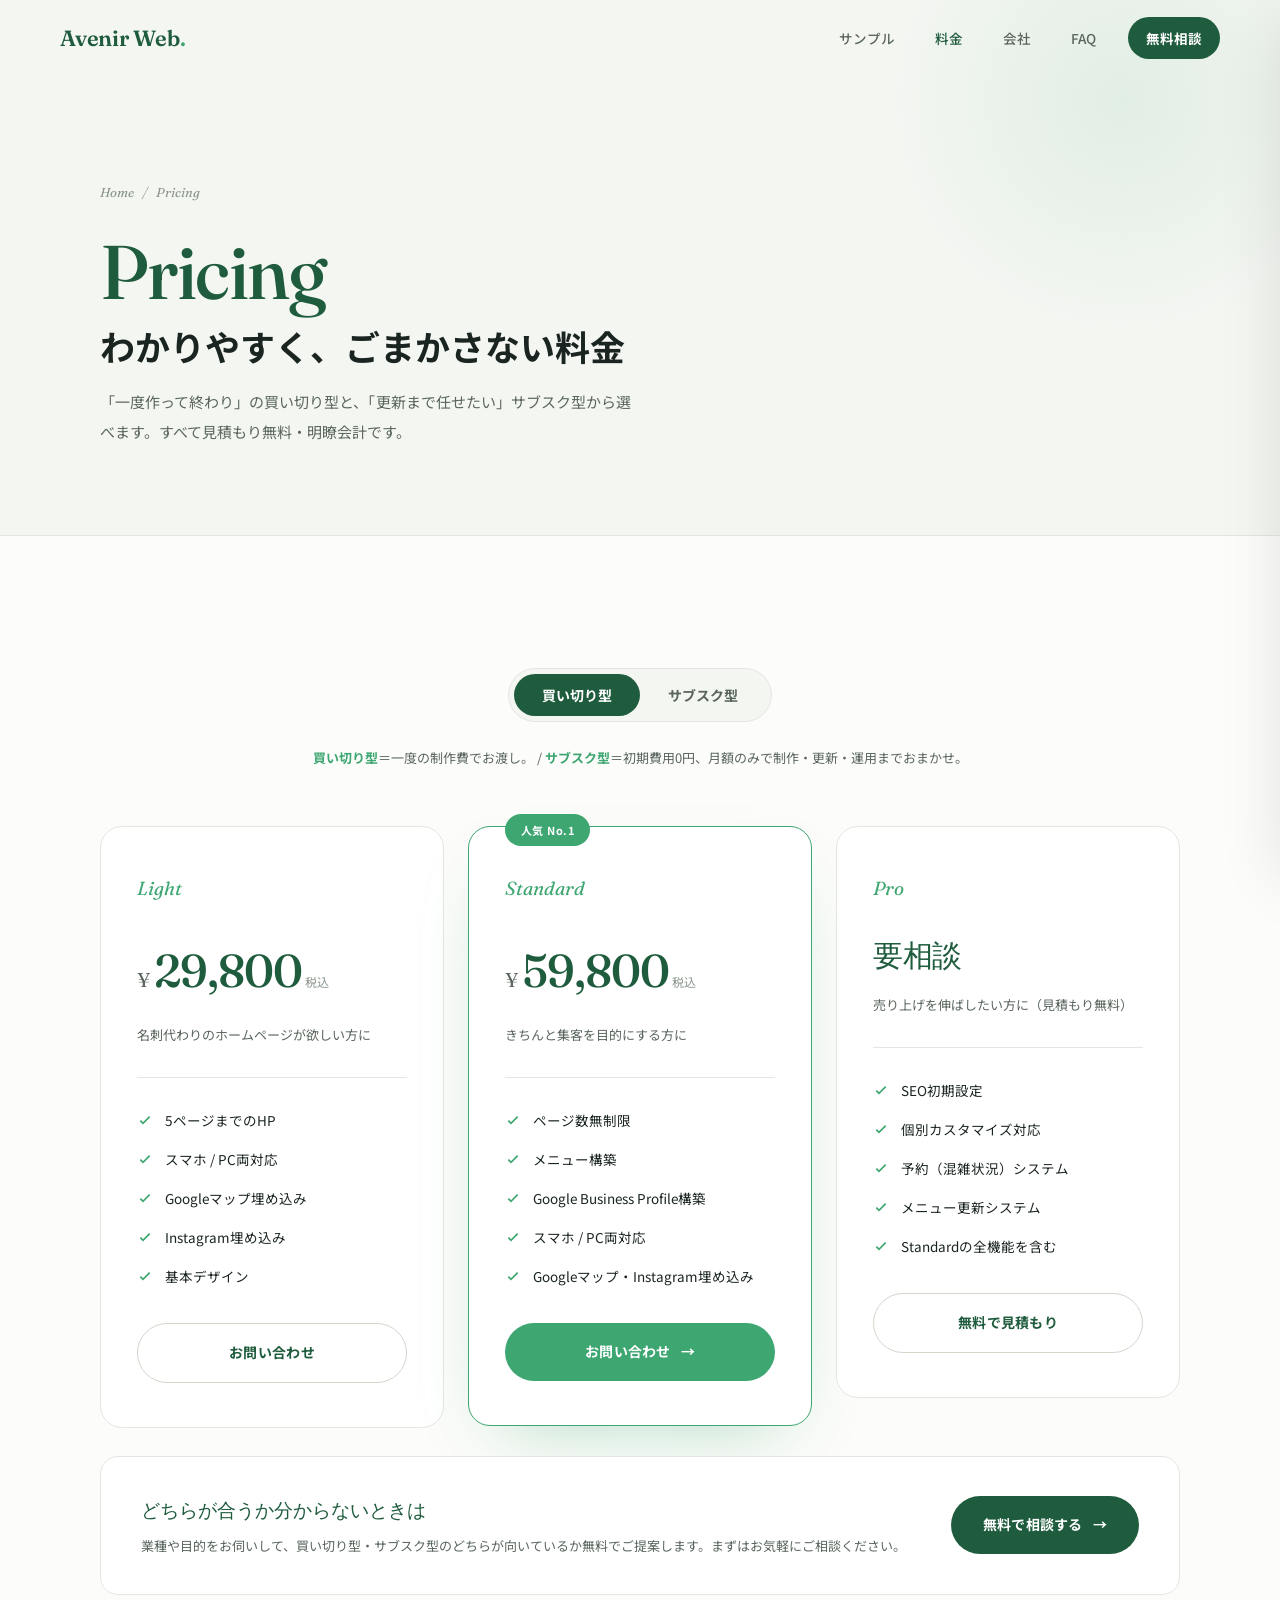
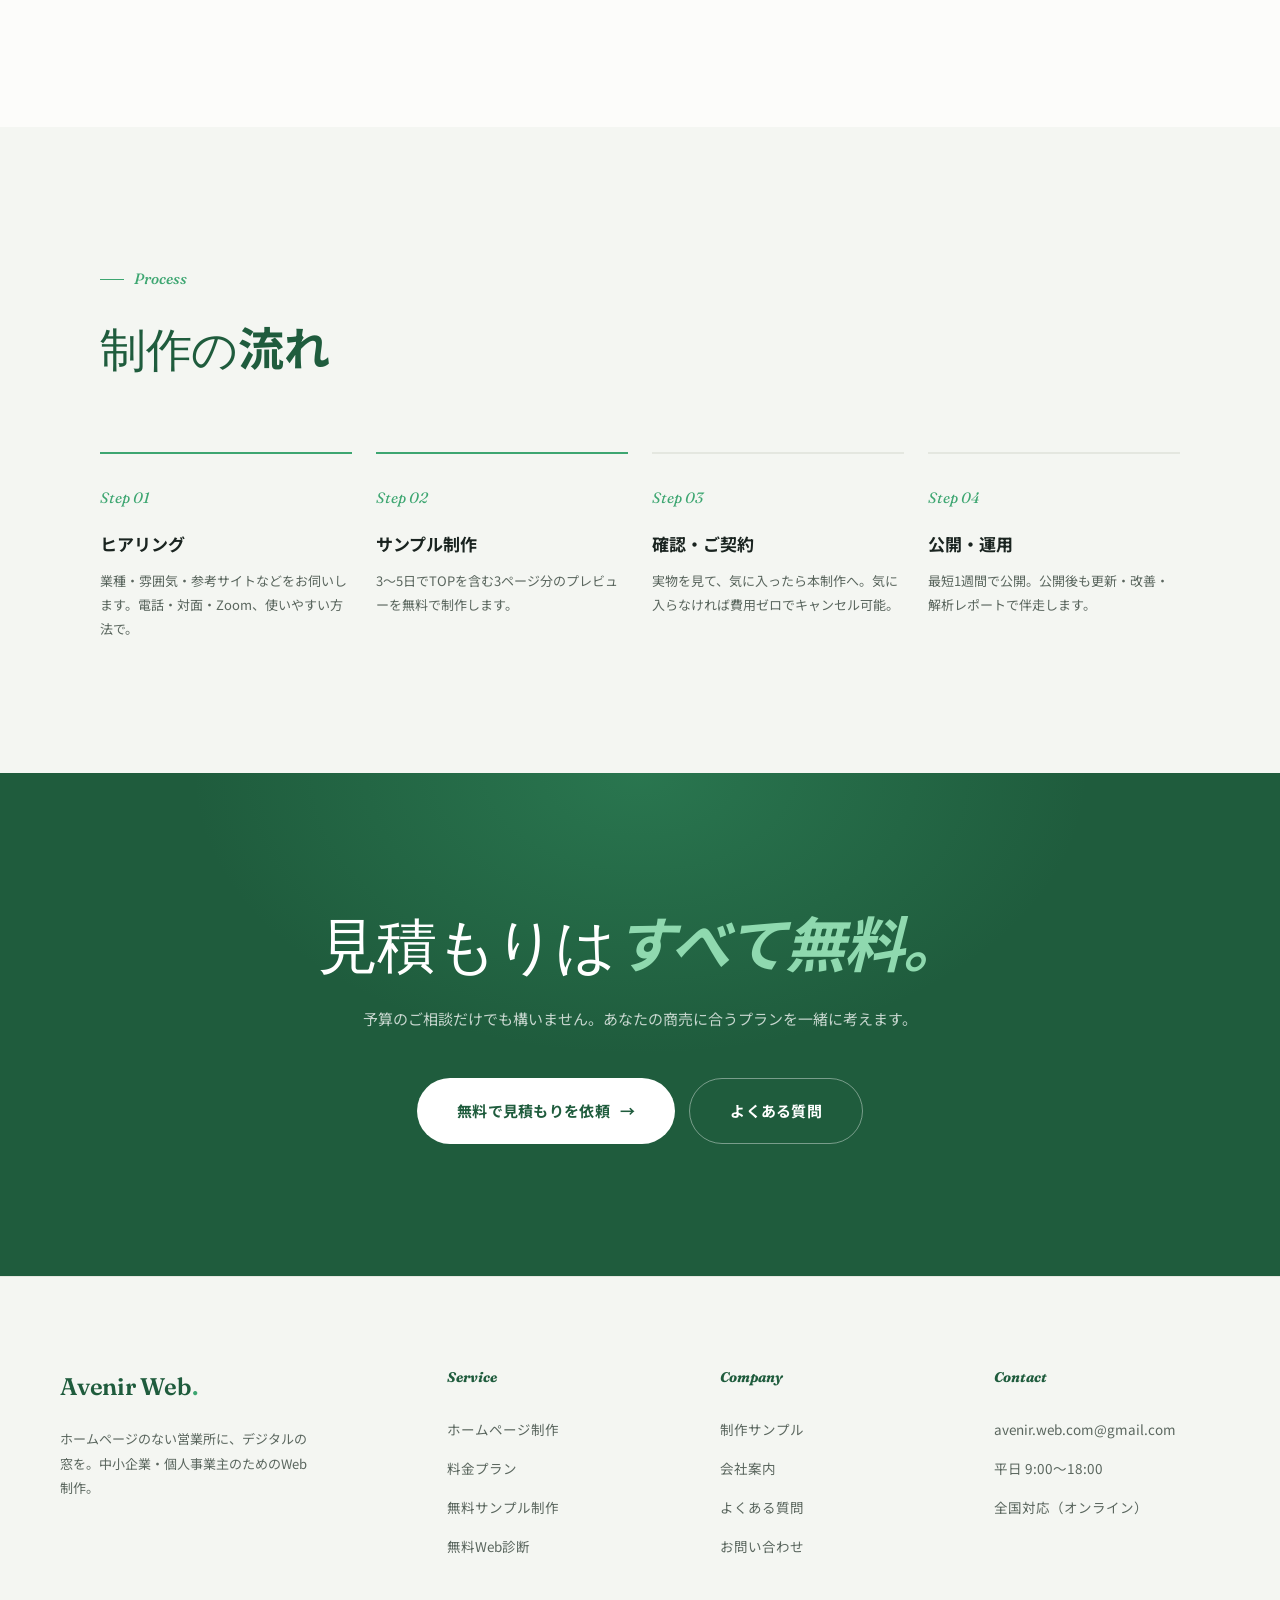
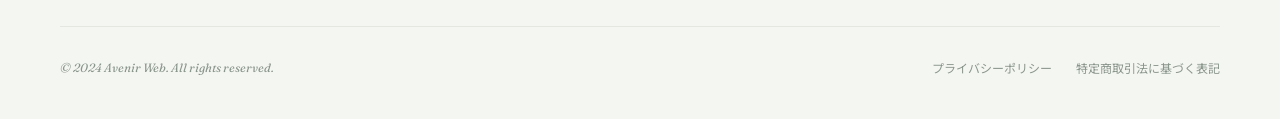
<file: pricing.html>
<!DOCTYPE html>
<html lang="ja">
<head>
<meta charset="UTF-8">
<meta name="viewport" content="width=device-width, initial-scale=1.0">
<title>料金プラン — Avenir Web</title>
<meta name="description" content="Avenir Webの料金プラン。買い切り型は29,800円〜、サブスク型は月額9,800円〜。明瞭会計で、目的に合わせて選べます。">
<link rel="preconnect" href="https://fonts.googleapis.com">
<link rel="preconnect" href="https://fonts.gstatic.com" crossorigin>
<link href="https://fonts.googleapis.com/css2?family=Fraunces:ital,opsz,wght@0,9..144,400;0,9..144,500;0,9..144,600;1,9..144,400;1,9..144,500&family=Noto+Sans+JP:wght@400;500;700;900&display=swap" rel="stylesheet">
<link rel="stylesheet" href="style.css">
</head>
<body>
<header class="hdr">
  <div class="hdr-in">
    <a href="index.html" class="brand">Avenir Web<span class="dot">.</span></a>
    <nav class="nav">
      <a href="works.html">サンプル</a>
      <a href="pricing.html" class="active">料金</a>
      <a href="about.html">会社</a>
      <a href="faq.html">FAQ</a>
      <a href="contact.html" class="cta">無料相談</a>
    </nav>
    <button class="burger" aria-label="メニュー"><span></span><span></span><span></span></button>
  </div>
</header>
<nav class="mnav">
  <a href="works.html">サンプル<span class="num">01</span></a>
  <a href="pricing.html">料金<span class="num">02</span></a>
  <a href="about.html">会社<span class="num">03</span></a>
  <a href="faq.html">FAQ<span class="num">04</span></a>
  <a href="contact.html">無料相談<span class="num">05</span></a>
</nav>
<div class="mov"></div>

<section class="phero">
  <div class="wrap phero-in">
    <div class="crumb"><a href="index.html">Home</a><span>/</span>Pricing</div>
    <h1 class="fade">Pricing<span class="ja">わかりやすく、ごまかさない料金</span></h1>
    <p class="fade">「一度作って終わり」の買い切り型と、「更新まで任せたい」サブスク型から選べます。すべて見積もり無料・明瞭会計です。</p>
  </div>
</section>

<section class="sec">
  <div class="wrap">
    <!-- toggle -->
    <div class="price-toggle reveal">
      <div class="price-toggle-in">
        <div class="slider"></div>
        <button class="on" data-set="onetime">買い切り型</button>
        <button data-set="subscription">サブスク型</button>
      </div>
    </div>
    <p class="price-note-line reveal"><span class="leaf">買い切り型</span>＝一度の制作費でお渡し。&nbsp;/&nbsp;<span class="leaf">サブスク型</span>＝初期費用0円、月額のみで制作・更新・運用までおまかせ。</p>

    <!-- ONE-TIME -->
    <div class="price-set active" data-set="onetime">
      <div class="price-grid">
        <div class="price-card reveal">
          <div class="price-name">Light</div>
          <div class="price-amt"><span class="cur">¥</span><span class="num">29,800</span><span class="tax">税込</span></div>
          <p class="price-tagline">名刺代わりのホームページが欲しい方に</p>
          <ul class="price-feats">
            <li><svg viewBox="0 0 24 24"><path d="M5 13l4 4L19 7"/></svg>5ページまでのHP</li>
            <li><svg viewBox="0 0 24 24"><path d="M5 13l4 4L19 7"/></svg>スマホ / PC両対応</li>
            <li><svg viewBox="0 0 24 24"><path d="M5 13l4 4L19 7"/></svg>Googleマップ埋め込み</li>
            <li><svg viewBox="0 0 24 24"><path d="M5 13l4 4L19 7"/></svg>Instagram埋め込み</li>
            <li><svg viewBox="0 0 24 24"><path d="M5 13l4 4L19 7"/></svg>基本デザイン</li>
          </ul>
          <a href="contact.html" class="btn btn-line full">お問い合わせ</a>
        </div>
        <div class="price-card feat reveal">
          <div class="price-badge">人気 No.1</div>
          <div class="price-name">Standard</div>
          <div class="price-amt"><span class="cur">¥</span><span class="num">59,800</span><span class="tax">税込</span></div>
          <p class="price-tagline">きちんと集客を目的にする方に</p>
          <ul class="price-feats">
            <li><svg viewBox="0 0 24 24"><path d="M5 13l4 4L19 7"/></svg>ページ数無制限</li>
            <li><svg viewBox="0 0 24 24"><path d="M5 13l4 4L19 7"/></svg>メニュー構築</li>
            <li><svg viewBox="0 0 24 24"><path d="M5 13l4 4L19 7"/></svg>Google Business Profile構築</li>
            <li><svg viewBox="0 0 24 24"><path d="M5 13l4 4L19 7"/></svg>スマホ / PC両対応</li>
            <li><svg viewBox="0 0 24 24"><path d="M5 13l4 4L19 7"/></svg>Googleマップ・Instagram埋め込み</li>
          </ul>
          <a href="contact.html" class="btn btn-leaf full">お問い合わせ <span class="arr">→</span></a>
        </div>
        <div class="price-card reveal">
          <div class="price-name">Pro</div>
          <div class="price-amt"><span class="price-quote">要相談</span></div>
          <p class="price-tagline">売り上げを伸ばしたい方に（見積もり無料）</p>
          <ul class="price-feats">
            <li><svg viewBox="0 0 24 24"><path d="M5 13l4 4L19 7"/></svg>SEO初期設定</li>
            <li><svg viewBox="0 0 24 24"><path d="M5 13l4 4L19 7"/></svg>個別カスタマイズ対応</li>
            <li><svg viewBox="0 0 24 24"><path d="M5 13l4 4L19 7"/></svg>予約（混雑状況）システム</li>
            <li><svg viewBox="0 0 24 24"><path d="M5 13l4 4L19 7"/></svg>メニュー更新システム</li>
            <li><svg viewBox="0 0 24 24"><path d="M5 13l4 4L19 7"/></svg>Standardの全機能を含む</li>
          </ul>
          <a href="contact.html" class="btn btn-line full">無料で見積もり</a>
        </div>
      </div>
    </div>

    <!-- SUBSCRIPTION -->
    <div class="price-set" data-set="subscription">
      <div class="noinit-banner reveal">
        <span class="nb-label">Initial cost</span>
        <span class="nb-badge"><span class="yen">¥</span><span class="zero">0</span></span>
        <span class="nb-text"><strong>初期費用・制作費は、いただきません。</strong><span>お支払いは毎月の月額のみ。まとまった出費なしで、すぐに始められます。</span></span>
      </div>
      <div class="price-grid">
        <div class="price-card reveal">
          <div class="price-name">Light</div>
          <div class="price-amt"><span class="cur">¥</span><span class="num sm">9,800</span><span class="permo">/月（税込）</span></div>
          <p class="price-tagline">名刺代わりに欲しいが、放置はしたくない方に</p>
          <span class="init-free">初期費用 0円</span>
          <ul class="price-feats">
            <li><svg viewBox="0 0 24 24"><path d="M5 13l4 4L19 7"/></svg>1ページまでのHP</li>
            <li><svg viewBox="0 0 24 24"><path d="M5 13l4 4L19 7"/></svg>スマホ / PC両対応</li>
            <li><svg viewBox="0 0 24 24"><path d="M5 13l4 4L19 7"/></svg>Googleマップ埋め込み</li>
            <li><svg viewBox="0 0 24 24"><path d="M5 13l4 4L19 7"/></svg>Instagram埋め込み</li>
            <li><svg viewBox="0 0 24 24"><path d="M5 13l4 4L19 7"/></svg>基本デザイン</li>
            <li><svg viewBox="0 0 24 24"><path d="M5 13l4 4L19 7"/></svg>軽微な修正（月1回）</li>
          </ul>
          <a href="contact.html" class="btn btn-line full">お問い合わせ</a>
        </div>
        <div class="price-card feat reveal">
          <div class="price-badge">人気 No.1</div>
          <div class="price-name">Standard</div>
          <div class="price-amt"><span class="cur">¥</span><span class="num sm">12,800</span><span class="permo">/月（税込）</span></div>
          <p class="price-tagline">きちんと集客を目的にする方に</p>
          <span class="init-free">初期費用 0円</span>
          <ul class="price-feats">
            <li><svg viewBox="0 0 24 24"><path d="M5 13l4 4L19 7"/></svg>ページ数無制限</li>
            <li><svg viewBox="0 0 24 24"><path d="M5 13l4 4L19 7"/></svg>メニュー等の更新（無制限）</li>
            <li><svg viewBox="0 0 24 24"><path d="M5 13l4 4L19 7"/></svg>Google Business Profile構築</li>
            <li><svg viewBox="0 0 24 24"><path d="M5 13l4 4L19 7"/></svg>スマホ / PC両対応</li>
            <li><svg viewBox="0 0 24 24"><path d="M5 13l4 4L19 7"/></svg>Googleマップ・Instagram埋め込み</li>
          </ul>
          <a href="contact.html" class="btn btn-leaf full">お問い合わせ <span class="arr">→</span></a>
        </div>
        <div class="price-card reveal">
          <div class="price-name">Pro</div>
          <div class="price-amt"><span class="cur">¥</span><span class="num sm">15,800</span><span class="permo">/月（税込）</span></div>
          <p class="price-tagline">売り上げを伸ばしたい方に</p>
          <span class="init-free">初期費用 0円</span>
          <ul class="price-feats">
            <li><svg viewBox="0 0 24 24"><path d="M5 13l4 4L19 7"/></svg>SEO初期設定・継続更新</li>
            <li><svg viewBox="0 0 24 24"><path d="M5 13l4 4L19 7"/></svg>キャンペーン提案</li>
            <li><svg viewBox="0 0 24 24"><path d="M5 13l4 4L19 7"/></svg>予約（混雑状況）システム</li>
            <li><svg viewBox="0 0 24 24"><path d="M5 13l4 4L19 7"/></svg>メニュー更新システム</li>
            <li><svg viewBox="0 0 24 24"><path d="M5 13l4 4L19 7"/></svg>個別カスタマイズ対応</li>
          </ul>
          <a href="contact.html" class="btn btn-line full">お問い合わせ</a>
        </div>
      </div>
    </div>

    <div class="maint reveal">
      <div><h4>どちらが合うか分からないときは</h4><p>業種や目的をお伺いして、買い切り型・サブスク型のどちらが向いているか無料でご提案します。まずはお気軽にご相談ください。</p></div>
      <a href="contact.html" class="btn btn-green">無料で相談する <span class="arr">→</span></a>
    </div>
  </div>
</section>

<section class="sec sec-tint">
  <div class="wrap">
    <div class="sec-head reveal"><span class="eyebrow">Process</span><h2 class="h-sec">制作の<span class="ja">流れ</span></h2></div>
    <div class="flow">
      <div class="flow-step lit reveal"><div class="n">Step 01</div><h4>ヒアリング</h4><p>業種・雰囲気・参考サイトなどをお伺いします。電話・対面・Zoom、使いやすい方法で。</p></div>
      <div class="flow-step lit reveal"><div class="n">Step 02</div><h4>サンプル制作</h4><p>3〜5日でTOPを含む3ページ分のプレビューを無料で制作します。</p></div>
      <div class="flow-step reveal"><div class="n">Step 03</div><h4>確認・ご契約</h4><p>実物を見て、気に入ったら本制作へ。気に入らなければ費用ゼロでキャンセル可能。</p></div>
      <div class="flow-step reveal"><div class="n">Step 04</div><h4>公開・運用</h4><p>最短1週間で公開。公開後も更新・改善・解析レポートで伴走します。</p></div>
    </div>
  </div>
</section>

<section class="cta-band">
  <div class="wrap">
    <div class="cta-in reveal">
      <h2>見積もりは<span class="leaf ja">すべて無料。</span></h2>
      <p>予算のご相談だけでも構いません。あなたの商売に合うプランを一緒に考えます。</p>
      <div class="hero-cta"><a href="contact.html" class="btn btn-onwhite btn-lg">無料で見積もりを依頼 <span class="arr">→</span></a><a href="faq.html" class="btn btn-onborder btn-lg">よくある質問</a></div>
    </div>
  </div>
</section>

<footer class="ftr">
  <div class="ftr-in">
    <div class="ftr-top">
      <div class="ftr-brand"><a href="index.html" class="brand">Avenir Web<span class="dot">.</span></a><p>ホームページのない営業所に、デジタルの窓を。中小企業・個人事業主のためのWeb制作。</p></div>
      <div class="ftr-col"><h5>Service</h5><a href="index.html#services">ホームページ制作</a><a href="pricing.html">料金プラン</a><a href="contact.html">無料サンプル制作</a><a href="contact.html">無料Web診断</a></div>
      <div class="ftr-col"><h5>Company</h5><a href="works.html">制作サンプル</a><a href="about.html">会社案内</a><a href="faq.html">よくある質問</a><a href="contact.html">お問い合わせ</a></div>
      <div class="ftr-col"><h5>Contact</h5><a href="mailto:avenir.web.com@gmail.com">avenir.web.com@gmail.com</a><a href="#">平日 9:00〜18:00</a><a href="contact.html">全国対応（オンライン）</a></div>
    </div>
    <div class="ftr-bot"><p>© 2024 Avenir Web. All rights reserved.</p><div class="ftr-legal"><a href="#">プライバシーポリシー</a><a href="#">特定商取引法に基づく表記</a></div></div>
  </div>
</footer>

<script src="script.js"></script>
</body>
</html>
</file>
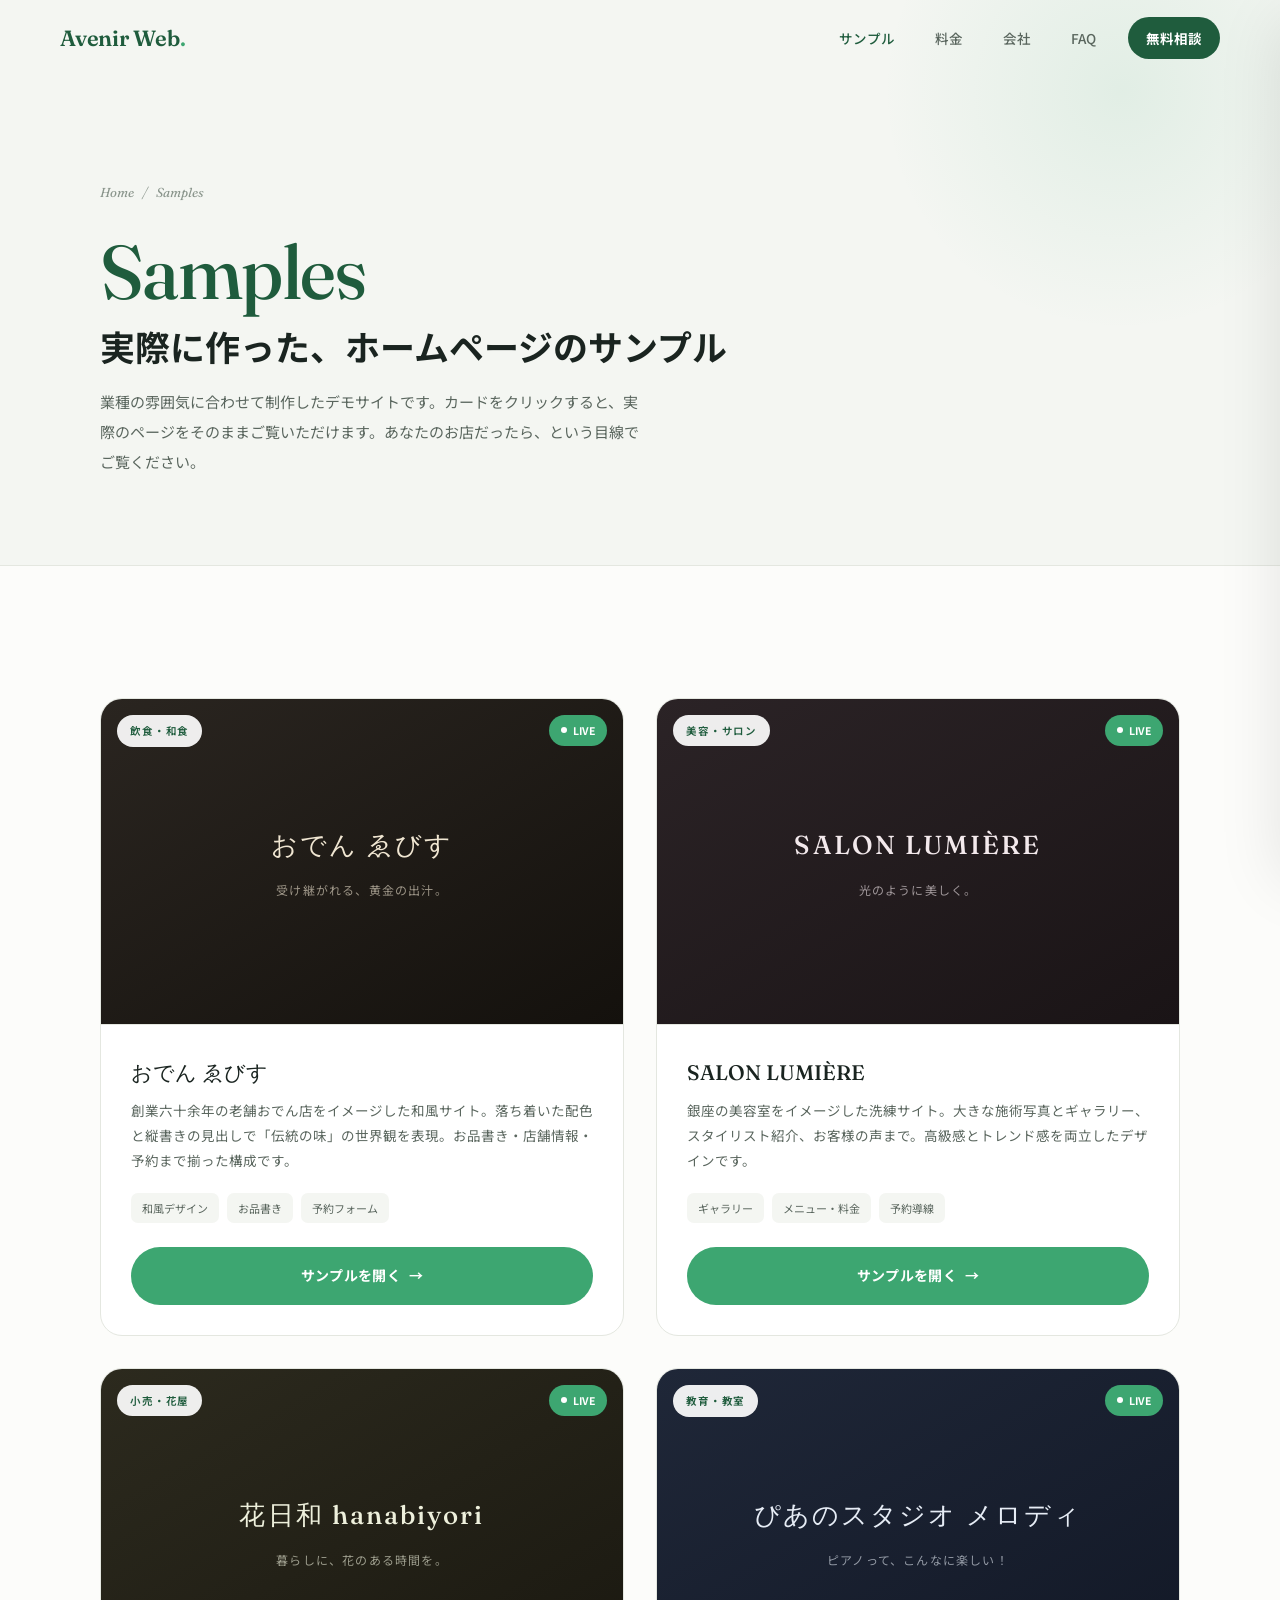
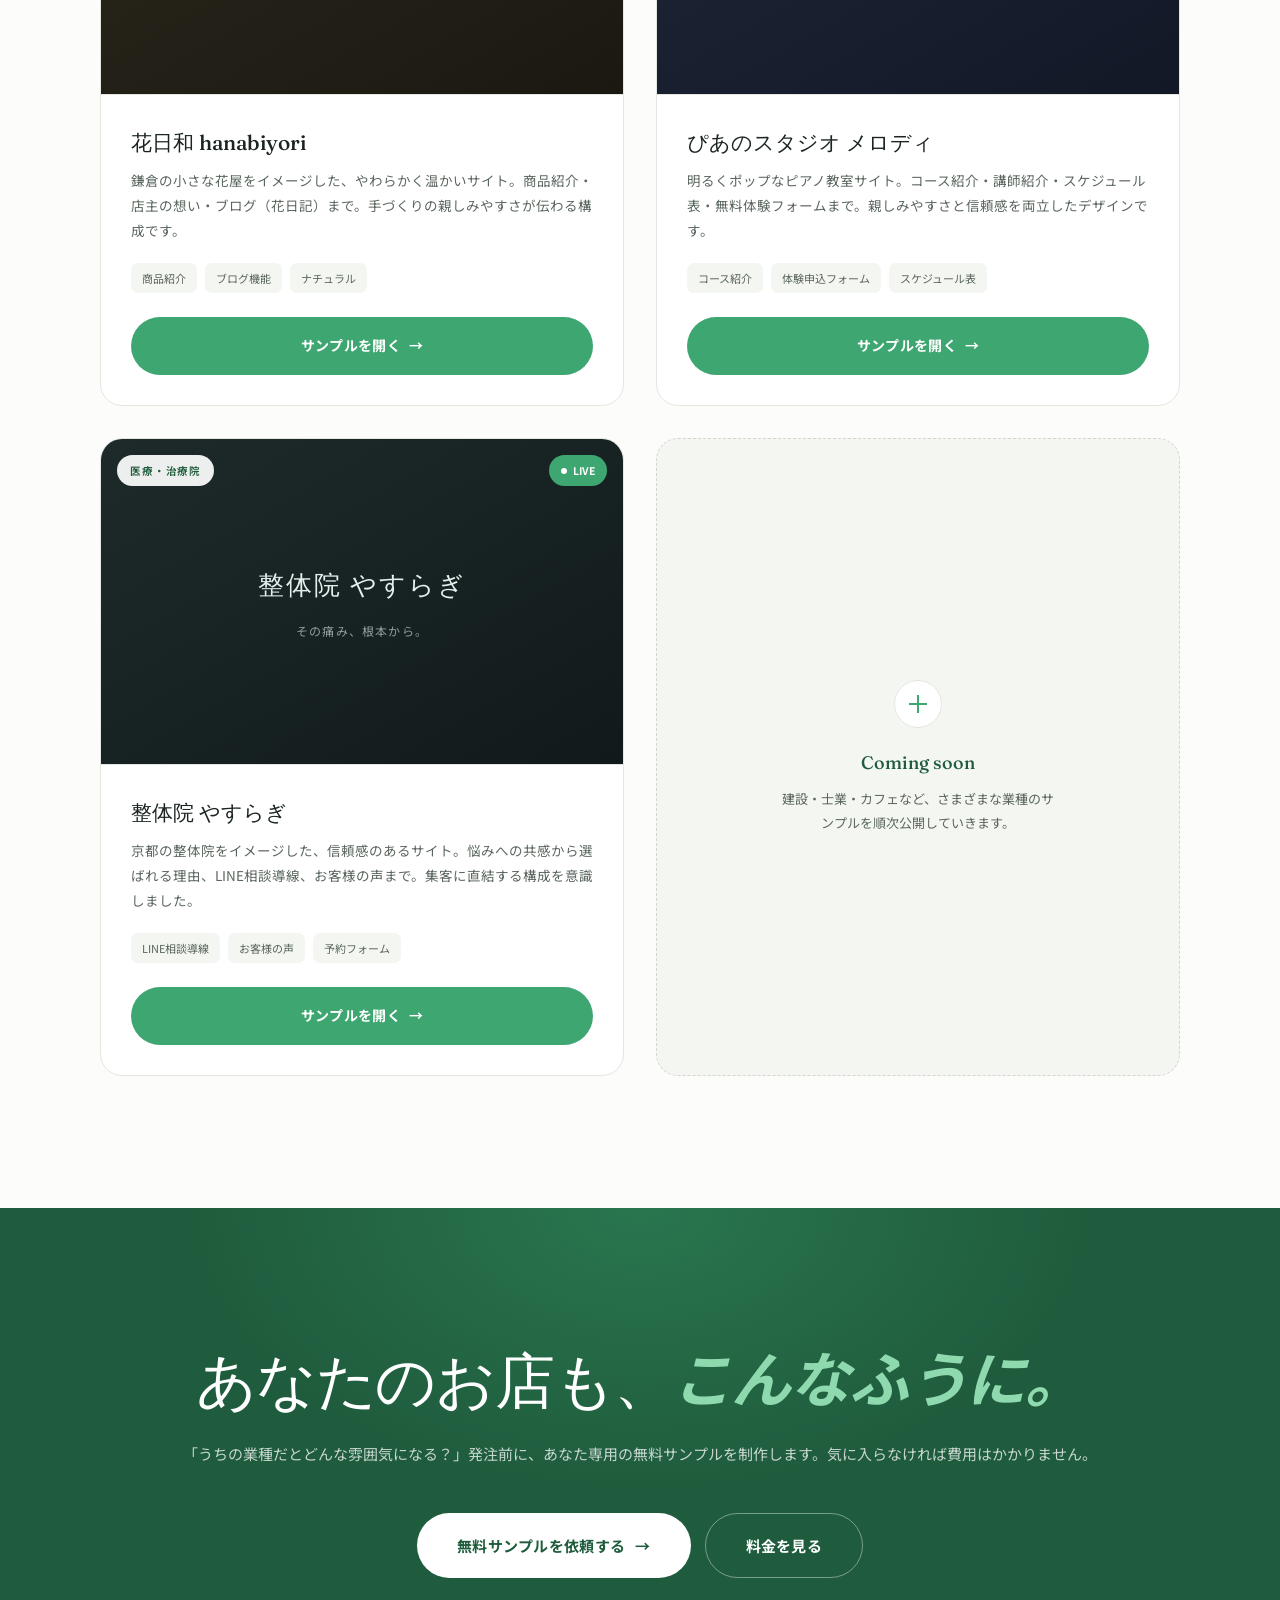
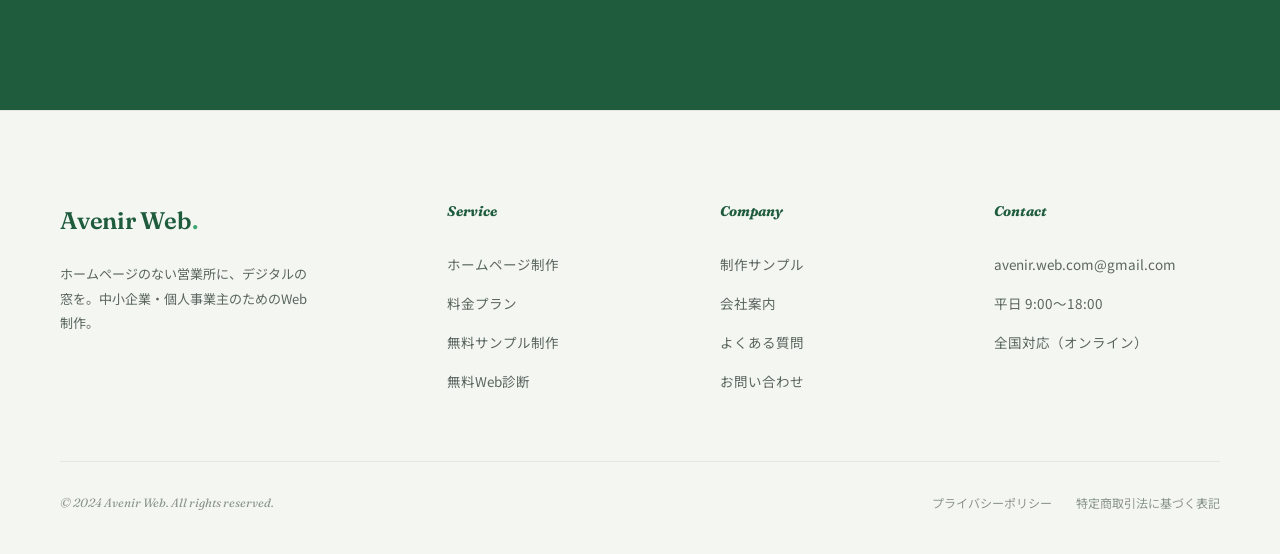
<file: works.html>
<!DOCTYPE html>
<html lang="ja">
<head>
<meta charset="UTF-8">
<meta name="viewport" content="width=device-width, initial-scale=1.0">
<title>制作サンプル — Avenir Web</title>
<meta name="description" content="Avenir Webの制作サンプル。飲食・美容室・花屋・ピアノ教室・整体院など、業種に合わせて制作したホームページのデモをご覧いただけます。">
<link rel="preconnect" href="https://fonts.googleapis.com">
<link rel="preconnect" href="https://fonts.gstatic.com" crossorigin>
<link href="https://fonts.googleapis.com/css2?family=Fraunces:ital,opsz,wght@0,9..144,400;0,9..144,500;0,9..144,600;1,9..144,400;1,9..144,500&family=Noto+Sans+JP:wght@400;500;700;900&display=swap" rel="stylesheet">
<link rel="stylesheet" href="style.css">
</head>
<body>
<header class="hdr">
  <div class="hdr-in">
    <a href="index.html" class="brand">Avenir Web<span class="dot">.</span></a>
    <nav class="nav">
      <a href="works.html" class="active">サンプル</a>
      <a href="pricing.html">料金</a>
      <a href="about.html">会社</a>
      <a href="faq.html">FAQ</a>
      <a href="contact.html" class="cta">無料相談</a>
    </nav>
    <button class="burger" aria-label="メニュー"><span></span><span></span><span></span></button>
  </div>
</header>
<nav class="mnav">
  <a href="works.html">サンプル<span class="num">01</span></a>
  <a href="pricing.html">料金<span class="num">02</span></a>
  <a href="about.html">会社<span class="num">03</span></a>
  <a href="faq.html">FAQ<span class="num">04</span></a>
  <a href="contact.html">無料相談<span class="num">05</span></a>
</nav>
<div class="mov"></div>

<section class="phero">
  <div class="wrap phero-in">
    <div class="crumb"><a href="index.html">Home</a><span>/</span>Samples</div>
    <h1 class="fade">Samples<span class="ja">実際に作った、ホームページのサンプル</span></h1>
    <p class="fade">業種の雰囲気に合わせて制作したデモサイトです。カードをクリックすると、実際のページをそのままご覧いただけます。あなたのお店だったら、という目線でご覧ください。</p>
  </div>
</section>

<section class="sec">
  <div class="wrap">
    <div class="sample-grid">

      <div class="sample reveal">
        <a class="sample-frame" href="https://avenirwebcom.github.io/sample/oden/" target="_blank" rel="noopener">
          <span class="sample-genre">飲食・和食</span>
          <span class="sample-live"><span class="blink"></span>LIVE</span>
          <div class="frame-fallback" style="background:linear-gradient(150deg,#2a2520,#14110d)"><span class="ff-title" style="color:#f0e6d2">おでん ゑびす</span><span class="ff-sub" style="color:rgba(240,230,210,0.6)">受け継がれる、黄金の出汁。</span></div>
          <iframe src="https://avenirwebcom.github.io/sample/oden/" title="おでん ゑびす サンプルサイト" loading="lazy" scrolling="no"></iframe>
          <span class="frame-cover"></span>
        </a>
        <div class="sample-body">
          <h3>おでん ゑびす</h3>
          <p class="sample-desc">創業六十余年の老舗おでん店をイメージした和風サイト。落ち着いた配色と縦書きの見出しで「伝統の味」の世界観を表現。お品書き・店舗情報・予約まで揃った構成です。</p>
          <div class="sample-tags"><span>和風デザイン</span><span>お品書き</span><span>予約フォーム</span></div>
          <a href="https://avenirwebcom.github.io/sample/oden/" target="_blank" rel="noopener" class="btn btn-leaf sample-link">サンプルを開く <span class="arr">→</span></a>
        </div>
      </div>

      <div class="sample reveal">
        <a class="sample-frame" href="https://avenirwebcom.github.io/sample/beauty-salon/" target="_blank" rel="noopener">
          <span class="sample-genre">美容・サロン</span>
          <span class="sample-live"><span class="blink"></span>LIVE</span>
          <div class="frame-fallback" style="background:linear-gradient(150deg,#2b2326,#1a1416)"><span class="ff-title" style="color:#f3e9ec">SALON LUMIÈRE</span><span class="ff-sub" style="color:rgba(243,233,236,0.6)">光のように美しく。</span></div>
          <iframe src="https://avenirwebcom.github.io/sample/beauty-salon/" title="SALON LUMIÈRE サンプルサイト" loading="lazy" scrolling="no"></iframe>
          <span class="frame-cover"></span>
        </a>
        <div class="sample-body">
          <h3>SALON LUMIÈRE</h3>
          <p class="sample-desc">銀座の美容室をイメージした洗練サイト。大きな施術写真とギャラリー、スタイリスト紹介、お客様の声まで。高級感とトレンド感を両立したデザインです。</p>
          <div class="sample-tags"><span>ギャラリー</span><span>メニュー・料金</span><span>予約導線</span></div>
          <a href="https://avenirwebcom.github.io/sample/beauty-salon/" target="_blank" rel="noopener" class="btn btn-leaf sample-link">サンプルを開く <span class="arr">→</span></a>
        </div>
      </div>

      <div class="sample reveal">
        <a class="sample-frame" href="https://avenirwebcom.github.io/sample/hanaya/" target="_blank" rel="noopener">
          <span class="sample-genre">小売・花屋</span>
          <span class="sample-live"><span class="blink"></span>LIVE</span>
          <div class="frame-fallback" style="background:linear-gradient(150deg,#2c2a1e,#1a1810)"><span class="ff-title" style="color:#eef0dc">花日和 hanabiyori</span><span class="ff-sub" style="color:rgba(238,240,220,0.6)">暮らしに、花のある時間を。</span></div>
          <iframe src="https://avenirwebcom.github.io/sample/hanaya/" title="花日和 サンプルサイト" loading="lazy" scrolling="no"></iframe>
          <span class="frame-cover"></span>
        </a>
        <div class="sample-body">
          <h3>花日和 hanabiyori</h3>
          <p class="sample-desc">鎌倉の小さな花屋をイメージした、やわらかく温かいサイト。商品紹介・店主の想い・ブログ（花日記）まで。手づくりの親しみやすさが伝わる構成です。</p>
          <div class="sample-tags"><span>商品紹介</span><span>ブログ機能</span><span>ナチュラル</span></div>
          <a href="https://avenirwebcom.github.io/sample/hanaya/" target="_blank" rel="noopener" class="btn btn-leaf sample-link">サンプルを開く <span class="arr">→</span></a>
        </div>
      </div>

      <div class="sample reveal">
        <a class="sample-frame" href="https://avenirwebcom.github.io/sample/piano-school/" target="_blank" rel="noopener">
          <span class="sample-genre">教育・教室</span>
          <span class="sample-live"><span class="blink"></span>LIVE</span>
          <div class="frame-fallback" style="background:linear-gradient(150deg,#1f2738,#121826)"><span class="ff-title" style="color:#e6ecf5">ぴあのスタジオ メロディ</span><span class="ff-sub" style="color:rgba(230,236,245,0.6)">ピアノって、こんなに楽しい！</span></div>
          <iframe src="https://avenirwebcom.github.io/sample/piano-school/" title="ぴあのスタジオ メロディ サンプルサイト" loading="lazy" scrolling="no"></iframe>
          <span class="frame-cover"></span>
        </a>
        <div class="sample-body">
          <h3>ぴあのスタジオ メロディ</h3>
          <p class="sample-desc">明るくポップなピアノ教室サイト。コース紹介・講師紹介・スケジュール表・無料体験フォームまで。親しみやすさと信頼感を両立したデザインです。</p>
          <div class="sample-tags"><span>コース紹介</span><span>体験申込フォーム</span><span>スケジュール表</span></div>
          <a href="https://avenirwebcom.github.io/sample/piano-school/" target="_blank" rel="noopener" class="btn btn-leaf sample-link">サンプルを開く <span class="arr">→</span></a>
        </div>
      </div>

      <div class="sample reveal">
        <a class="sample-frame" href="https://avenirwebcom.github.io/sample/seitai/" target="_blank" rel="noopener">
          <span class="sample-genre">医療・治療院</span>
          <span class="sample-live"><span class="blink"></span>LIVE</span>
          <div class="frame-fallback" style="background:linear-gradient(150deg,#1e2a2a,#111a1a)"><span class="ff-title" style="color:#e2efed">整体院 やすらぎ</span><span class="ff-sub" style="color:rgba(226,239,237,0.6)">その痛み、根本から。</span></div>
          <iframe src="https://avenirwebcom.github.io/sample/seitai/" title="整体院 やすらぎ サンプルサイト" loading="lazy" scrolling="no"></iframe>
          <span class="frame-cover"></span>
        </a>
        <div class="sample-body">
          <h3>整体院 やすらぎ</h3>
          <p class="sample-desc">京都の整体院をイメージした、信頼感のあるサイト。悩みへの共感から選ばれる理由、LINE相談導線、お客様の声まで。集客に直結する構成を意識しました。</p>
          <div class="sample-tags"><span>LINE相談導線</span><span>お客様の声</span><span>予約フォーム</span></div>
          <a href="https://avenirwebcom.github.io/sample/seitai/" target="_blank" rel="noopener" class="btn btn-leaf sample-link">サンプルを開く <span class="arr">→</span></a>
        </div>
      </div>

      <div class="sample-soon reveal">
        <span class="plus"></span>
        <h4>Coming soon</h4>
        <p>建設・士業・カフェなど、さまざまな業種のサンプルを順次公開していきます。</p>
      </div>

    </div>
  </div>
</section>

<section class="cta-band">
  <div class="wrap">
    <div class="cta-in reveal">
      <h2>あなたのお店も、<span class="leaf ja">こんなふうに。</span></h2>
      <p>「うちの業種だとどんな雰囲気になる？」発注前に、あなた専用の無料サンプルを制作します。気に入らなければ費用はかかりません。</p>
      <div class="hero-cta"><a href="contact.html" class="btn btn-onwhite btn-lg">無料サンプルを依頼する <span class="arr">→</span></a><a href="pricing.html" class="btn btn-onborder btn-lg">料金を見る</a></div>
    </div>
  </div>
</section>

<footer class="ftr">
  <div class="ftr-in">
    <div class="ftr-top">
      <div class="ftr-brand"><a href="index.html" class="brand">Avenir Web<span class="dot">.</span></a><p>ホームページのない営業所に、デジタルの窓を。中小企業・個人事業主のためのWeb制作。</p></div>
      <div class="ftr-col"><h5>Service</h5><a href="index.html#services">ホームページ制作</a><a href="pricing.html">料金プラン</a><a href="contact.html">無料サンプル制作</a><a href="contact.html">無料Web診断</a></div>
      <div class="ftr-col"><h5>Company</h5><a href="works.html">制作サンプル</a><a href="about.html">会社案内</a><a href="faq.html">よくある質問</a><a href="contact.html">お問い合わせ</a></div>
      <div class="ftr-col"><h5>Contact</h5><a href="mailto:avenir.web.com@gmail.com">avenir.web.com@gmail.com</a><a href="#">平日 9:00〜18:00</a><a href="contact.html">全国対応（オンライン）</a></div>
    </div>
    <div class="ftr-bot"><p>© 2024 Avenir Web. All rights reserved.</p><div class="ftr-legal"><a href="#">プライバシーポリシー</a><a href="#">特定商取引法に基づく表記</a></div></div>
  </div>
</footer>

<script src="script.js"></script>
</body>
</html>
</file>
<file: style.css>
/* =============================================
   ISHIHARA — Light / Green edition
   Clean, airy, trustworthy.
   Display: Fraunces (serif) / Body: Noto Sans JP
   ============================================= */

:root {
  --bg:       #fcfcfa;
  --bg2:      #f4f6f2;
  --bg3:      #eef2ec;
  --green:    #1f5c3d;   /* deep forest — headings, primary */
  --green-d:  #184a31;
  --leaf:     #3da671;   /* fresh accent */
  --leaf-l:   #e7f3ec;   /* tint background */
  --line:     #e4e7e0;
  --line2:    #d2d7cc;
  --ink:      #1a2420;
  --ink-mid:  #5a665e;
  --ink-dim:  #8a958c;
  --white:    #ffffff;
}

*, *::before, *::after { box-sizing: border-box; margin: 0; padding: 0; }
html { scroll-behavior: smooth; }

body {
  font-family: 'Noto Sans JP', sans-serif;
  background: var(--bg);
  color: var(--ink);
  line-height: 1.85;
  overflow-x: hidden;
  -webkit-font-smoothing: antialiased;
}

img { max-width: 100%; display: block; }
a { text-decoration: none; color: inherit; }
ul { list-style: none; }
button { cursor: pointer; border: none; background: none; font-family: inherit; }

.wrap { max-width: 1160px; margin: 0 auto; padding: 0 40px; }
.serif { font-family: 'Fraunces', serif; }

/* ---------- shared type ---------- */
.eyebrow {
  display: inline-flex; align-items: center; gap: 10px;
  font-family: 'Fraunces', serif; font-style: italic;
  font-size: 15px; font-weight: 500;
  color: var(--leaf);
  margin-bottom: 24px;
}
.eyebrow::before { content: ''; width: 24px; height: 1px; background: var(--leaf); }

.h-sec {
  font-family: 'Fraunces', serif;
  font-size: clamp(28px, 4vw, 46px);
  font-weight: 500;
  line-height: 1.3;
  letter-spacing: -0.01em;
  color: var(--green);
}
.h-sec .ja { font-family: 'Noto Sans JP', sans-serif; font-weight: 700; letter-spacing: 0; }

.lead {
  font-size: 15px; color: var(--ink-mid);
  line-height: 2.05; max-width: 580px;
}

/* ---------- buttons ---------- */
.btn {
  display: inline-flex; align-items: center; justify-content: center; gap: 10px;
  padding: 16px 32px;
  font-size: 14px; font-weight: 700; letter-spacing: 0.02em;
  border-radius: 100px;
  transition: all 0.25s cubic-bezier(0.2,0.7,0.3,1);
  white-space: nowrap;
}
.btn .arr { transition: transform 0.25s; }
.btn:hover .arr { transform: translateX(4px); }

.btn-green { background: var(--green); color: #fff; }
.btn-green:hover { background: var(--green-d); transform: translateY(-2px); box-shadow: 0 14px 30px -10px rgba(31,92,61,0.4); }

.btn-leaf { background: var(--leaf); color: #fff; }
.btn-leaf:hover { background: #34935f; transform: translateY(-2px); box-shadow: 0 14px 30px -10px rgba(61,166,113,0.45); }

.btn-line { background: transparent; color: var(--green); border: 1.5px solid var(--line2); }
.btn-line:hover { border-color: var(--green); background: var(--leaf-l); }

.btn-ghost { background: var(--white); color: var(--green); border: 1.5px solid var(--line); box-shadow: 0 1px 3px rgba(0,0,0,0.03); }
.btn-ghost:hover { border-color: var(--line2); background: var(--bg2); }

.btn-lg { padding: 18px 40px; font-size: 15px; }
.full { width: 100%; }

/* =============================================
   HEADER
   ============================================= */
.hdr {
  position: fixed; top: 0; left: 0; right: 0; z-index: 1000;
  padding: 0 40px; transition: background 0.3s, border-color 0.3s, box-shadow 0.3s;
  border-bottom: 1px solid transparent;
}
.hdr.scrolled {
  background: rgba(252,252,250,0.85);
  backdrop-filter: blur(16px);
  border-bottom-color: var(--line);
}
.hdr-in { max-width: 1160px; margin: 0 auto; height: 76px; display: flex; align-items: center; justify-content: space-between; }
.brand { font-family: 'Fraunces', serif; font-size: 22px; font-weight: 600; letter-spacing: -0.01em; color: var(--green); display: flex; align-items: center; }
.brand .dot { color: var(--leaf); }
.nav { display: flex; align-items: center; gap: 4px; }
.nav a { font-size: 13.5px; font-weight: 500; color: var(--ink-mid); padding: 9px 18px; border-radius: 100px; transition: color 0.2s, background 0.2s; }
.nav a:hover { color: var(--green); }
.nav a.active { color: var(--green); }
.nav a.cta { background: var(--green); color: #fff; margin-left: 10px; font-weight: 700; }
.nav a.cta:hover { background: var(--green-d); color: #fff; }

.burger { display: none; flex-direction: column; gap: 5px; padding: 6px; }
.burger span { width: 24px; height: 2px; background: var(--green); border-radius: 2px; transition: 0.3s; }

.mnav {
  position: fixed; inset: 0 0 0 auto; width: 300px;
  background: var(--white); border-left: 1px solid var(--line);
  z-index: 1500; padding: 100px 36px 40px;
  transform: translateX(100%); transition: transform 0.35s cubic-bezier(0.2,0.7,0.3,1);
  display: flex; flex-direction: column; gap: 2px; box-shadow: -20px 0 60px -20px rgba(0,0,0,0.1);
}
.mnav.open { transform: translateX(0); }
.mnav a { font-size: 16px; font-weight: 500; color: var(--ink); padding: 18px 0; border-bottom: 1px solid var(--line); display: flex; justify-content: space-between; align-items: center; }
.mnav a:hover { color: var(--leaf); }
.mnav a .num { font-family: 'Fraunces', serif; font-style: italic; font-size: 13px; color: var(--ink-dim); }
.mov { position: fixed; inset: 0; background: rgba(26,36,32,0.3); z-index: 1400; opacity: 0; pointer-events: none; transition: 0.3s; }
.mov.open { opacity: 1; pointer-events: all; }

/* =============================================
   PAGE HERO (sub pages)
   ============================================= */
.phero { padding: 180px 0 88px; position: relative; overflow: hidden; background: var(--bg2); border-bottom: 1px solid var(--line); }
.phero::after {
  content: ''; position: absolute; top: -30%; right: -8%; width: 520px; height: 520px; border-radius: 50%;
  background: radial-gradient(circle, rgba(61,166,113,0.10), transparent 65%); pointer-events: none;
}
.phero-in { position: relative; z-index: 1; }
.phero h1 { font-family: 'Fraunces', serif; font-size: clamp(40px, 6.5vw, 76px); font-weight: 500; letter-spacing: -0.02em; line-height: 1.05; color: var(--green); margin-bottom: 22px; }
.phero h1 .ja { font-family: 'Noto Sans JP', sans-serif; font-weight: 700; font-size: 0.46em; display: block; color: var(--ink); margin-top: 16px; letter-spacing: 0; }
.phero p { font-size: 15px; color: var(--ink-mid); max-width: 540px; line-height: 2.0; }
.crumb { font-family: 'Fraunces', serif; font-style: italic; font-size: 13px; color: var(--ink-dim); margin-bottom: 28px; }
.crumb a:hover { color: var(--leaf); }
.crumb span { margin: 0 8px; }

/* =============================================
   SECTIONS
   ============================================= */
.sec { padding: 132px 0; }
.sec-tint { background: var(--bg2); }
.sec-green { background: var(--green); }
.sec-head { margin-bottom: 72px; max-width: 640px; }
.sec-head.center { margin-left: auto; margin-right: auto; text-align: center; }
.sec-head.center .lead { margin-left: auto; margin-right: auto; }
.sec-head .lead { margin-top: 22px; }

/* =============================================
   HERO (home)
   ============================================= */
.hero { position: relative; overflow: hidden; padding: 180px 40px 120px; background: var(--bg); }
.hero::before {
  content: ''; position: absolute; top: -10%; right: -5%; width: 640px; height: 640px; border-radius: 50%;
  background: radial-gradient(circle, rgba(61,166,113,0.12), transparent 60%); pointer-events: none;
}
.hero::after {
  content: ''; position: absolute; bottom: -20%; left: -10%; width: 480px; height: 480px; border-radius: 50%;
  background: radial-gradient(circle, rgba(31,92,61,0.06), transparent 65%); pointer-events: none;
}
.hero-in { position: relative; z-index: 1; max-width: 1160px; margin: 0 auto; text-align: center; }
.hero-tag {
  display: inline-flex; align-items: center; gap: 10px;
  font-size: 13px; font-weight: 500; color: var(--green);
  background: var(--leaf-l); border: 1px solid rgba(61,166,113,0.2);
  border-radius: 100px; padding: 9px 20px; margin-bottom: 40px;
}
.hero-tag .leaf-ico { width: 15px; height: 15px; }
.hero-tag .leaf-ico svg { width: 15px; height: 15px; fill: var(--leaf); }
.hero-h1 { font-family: 'Fraunces', serif; font-size: clamp(46px, 8vw, 104px); font-weight: 500; line-height: 1.02; letter-spacing: -0.025em; color: var(--green); margin-bottom: 34px; }
.hero-h1 .ja { font-family: 'Noto Sans JP', sans-serif; font-weight: 700; display: block; letter-spacing: -0.01em; }
.hero-h1 .leaf { color: var(--leaf); font-style: italic; }
.hero-sub { font-size: 16px; color: var(--ink-mid); line-height: 2.05; max-width: 560px; margin: 0 auto 48px; }
.hero-cta { display: flex; gap: 14px; justify-content: center; flex-wrap: wrap; margin-bottom: 96px; }

.hero-metrics { display: flex; justify-content: center; gap: 0; max-width: 760px; margin: 0 auto; background: var(--white); border: 1px solid var(--line); border-radius: 20px; padding: 40px 0; box-shadow: 0 30px 60px -30px rgba(31,92,61,0.15); }
.metric { flex: 1; padding: 0 28px; border-right: 1px solid var(--line); }
.metric:last-child { border-right: none; }
.metric-n { font-family: 'Fraunces', serif; font-size: clamp(30px, 4vw, 46px); font-weight: 500; letter-spacing: -0.02em; line-height: 1; color: var(--green); }
.metric-n .u { color: var(--leaf); font-size: 0.5em; margin-left: 2px; }
.metric-l { font-size: 12px; color: var(--ink-dim); margin-top: 10px; }

.scroll-cue { position: absolute; bottom: 36px; left: 50%; transform: translateX(-50%); display: flex; flex-direction: column; align-items: center; gap: 8px; font-family: 'Fraunces', serif; font-style: italic; font-size: 11px; color: var(--ink-dim); }
.scroll-cue .bar { width: 1px; height: 40px; background: linear-gradient(var(--ink-dim), transparent); animation: sc 2.2s ease-in-out infinite; }
@keyframes sc { 0%{transform:scaleY(0);transform-origin:top;} 50%{transform:scaleY(1);transform-origin:top;} 51%{transform:scaleY(1);transform-origin:bottom;} 100%{transform:scaleY(0);transform-origin:bottom;} }

/* =============================================
   PAIN
   ============================================= */
.pain-grid { display: grid; grid-template-columns: repeat(2, 1fr); gap: 20px; margin-top: 60px; }
.pain-card { background: var(--white); border: 1px solid var(--line); border-radius: 18px; padding: 36px; display: flex; gap: 22px; align-items: flex-start; transition: transform 0.25s, box-shadow 0.25s; }
.pain-card:hover { transform: translateY(-3px); box-shadow: 0 20px 40px -24px rgba(31,92,61,0.2); }
.pain-q { font-family: 'Fraunces', serif; font-size: 28px; font-weight: 600; color: var(--leaf); flex-shrink: 0; line-height: 1; font-style: italic; }
.pain-card p { font-size: 14.5px; color: var(--ink-mid); line-height: 1.9; }
.pain-card p strong { color: var(--ink); font-weight: 700; }
.pain-bridge { text-align: center; margin-top: 64px; font-family: 'Fraunces', serif; font-size: clamp(19px, 2.5vw, 26px); color: var(--green); line-height: 1.7; font-weight: 500; }
.pain-bridge .ja { font-family: 'Noto Sans JP', sans-serif; font-weight: 700; }
.pain-bridge .leaf { color: var(--leaf); }

/* =============================================
   STRENGTH
   ============================================= */
.str-grid { display: grid; grid-template-columns: repeat(3, 1fr); gap: 24px; }
.str-card { background: var(--white); border: 1px solid var(--line); border-radius: 20px; padding: 48px 38px; transition: transform 0.25s, box-shadow 0.25s; }
.str-card:hover { transform: translateY(-4px); box-shadow: 0 26px 50px -30px rgba(31,92,61,0.22); }
.str-n { font-family: 'Fraunces', serif; font-style: italic; font-size: 18px; color: var(--leaf); margin-bottom: 28px; }
.str-ico { width: 56px; height: 56px; border-radius: 16px; background: var(--leaf-l); display: flex; align-items: center; justify-content: center; margin-bottom: 26px; }
.str-ico svg { width: 26px; height: 26px; stroke: var(--green); fill: none; stroke-width: 1.5; }
.str-card h3 { font-size: 19px; font-weight: 700; margin-bottom: 14px; color: var(--ink); }
.str-card p { font-size: 13.5px; color: var(--ink-mid); line-height: 1.95; }

/* =============================================
   SERVICES
   ============================================= */
.svc-list { display: flex; flex-direction: column; border-top: 1px solid var(--line); }
.svc-row { display: grid; grid-template-columns: 70px 1fr 1.4fr auto; gap: 36px; align-items: center; padding: 40px 0; border-bottom: 1px solid var(--line); transition: padding 0.25s; }
.svc-row:hover { padding-left: 14px; }
.svc-row:hover .svc-name { color: var(--leaf); }
.svc-idx { font-family: 'Fraunces', serif; font-style: italic; font-size: 16px; color: var(--ink-dim); }
.svc-name { font-family: 'Fraunces', serif; font-size: 24px; font-weight: 500; color: var(--green); transition: color 0.25s; }
.svc-desc { font-size: 13.5px; color: var(--ink-mid); line-height: 1.85; }
.svc-tags { display: flex; gap: 8px; flex-wrap: wrap; justify-content: flex-end; }
.svc-tags span { font-size: 11px; color: var(--ink-mid); background: var(--bg2); border: 1px solid var(--line); border-radius: 100px; padding: 5px 13px; }

/* =============================================
   WORKS
   ============================================= */
.works-grid { display: grid; grid-template-columns: repeat(2, 1fr); gap: 32px; }
.work { background: var(--white); border: 1px solid var(--line); border-radius: 22px; overflow: hidden; transition: transform 0.3s, box-shadow 0.3s; display: flex; flex-direction: column; }
.work:hover { transform: translateY(-5px); box-shadow: 0 30px 60px -34px rgba(31,92,61,0.28); }
.work-vis { aspect-ratio: 16/10; position: relative; overflow: hidden; display: flex; align-items: center; justify-content: center; }
.work-vis .mock { position: relative; z-index: 1; width: 74%; height: 66%; background: var(--white); border: 1px solid rgba(255,255,255,0.6); border-radius: 10px; overflow: hidden; box-shadow: 0 24px 50px -16px rgba(0,0,0,0.25); }
.work-vis .mock::before { content: ''; position: absolute; top: 0; left: 0; right: 0; height: 24px; background: var(--bg2); border-bottom: 1px solid var(--line); }
.work-vis .mock::after { content: ''; position: absolute; top: 8px; left: 11px; width: 7px; height: 7px; border-radius: 50%; background: var(--leaf); box-shadow: 12px 0 0 #e0c14d, 24px 0 0 #e08a8a; }
.work-genre { position: absolute; top: 18px; left: 18px; z-index: 2; font-size: 10.5px; font-weight: 600; letter-spacing: 0.08em; color: var(--green); background: rgba(255,255,255,0.92); border-radius: 100px; padding: 6px 13px; backdrop-filter: blur(4px); }
.work-body { padding: 28px 30px 32px; }
.work-body h3 { font-family: 'Fraunces', serif; font-size: 20px; font-weight: 500; color: var(--ink); margin-bottom: 4px; }
.work-loc { font-family: 'Fraunces', serif; font-style: italic; font-size: 13px; color: var(--ink-dim); margin-bottom: 20px; }
.work-tags { display: flex; flex-wrap: wrap; gap: 8px; margin-bottom: 22px; }
.work-tags span { font-size: 11px; color: var(--ink-mid); background: var(--bg2); border-radius: 7px; padding: 5px 11px; }
.work-result { display: flex; align-items: center; gap: 12px; padding-top: 20px; border-top: 1px solid var(--line); }
.work-result .badge { font-size: 10px; font-weight: 700; letter-spacing: 0.06em; color: #fff; background: var(--leaf); border-radius: 6px; padding: 4px 10px; white-space: nowrap; }
.work-result .txt { font-size: 13px; color: var(--ink-mid); }
.work-result .txt b { color: var(--green); font-weight: 700; }

/* sample cards (link out to live preview) */
.sample-grid { display: grid; grid-template-columns: repeat(2, 1fr); gap: 32px; }
.sample { display: flex; flex-direction: column; background: var(--white); border: 1px solid var(--line); border-radius: 22px; overflow: hidden; transition: transform 0.3s, box-shadow 0.3s; }
.sample:hover { transform: translateY(-5px); box-shadow: 0 30px 60px -34px rgba(31,92,61,0.28); }
.sample-frame { aspect-ratio: 16/10; position: relative; overflow: hidden; background: var(--bg2); border-bottom: 1px solid var(--line); }
.sample-frame iframe { position: absolute; top: 0; left: 0; width: 1280px; height: 800px; border: 0; transform: scale(0.42); transform-origin: top left; pointer-events: none; z-index: 1; }
.frame-fallback { position: absolute; inset: 0; z-index: 0; display: flex; flex-direction: column; align-items: center; justify-content: center; gap: 10px; background: linear-gradient(150deg, #2a2520, #14110d); text-align: center; padding: 24px; }
.frame-fallback .ff-title { font-family: 'Fraunces', serif; font-size: 26px; font-weight: 500; color: #f0e6d2; letter-spacing: 0.08em; }
.frame-fallback .ff-sub { font-size: 12px; color: rgba(240,230,210,0.6); letter-spacing: 0.1em; }
.sample-frame .frame-cover { position: absolute; inset: 0; z-index: 2; cursor: pointer; }
.sample-genre { position: absolute; top: 16px; left: 16px; z-index: 3; font-size: 10.5px; font-weight: 600; letter-spacing: 0.08em; color: var(--green); background: rgba(255,255,255,0.92); border-radius: 100px; padding: 6px 13px; backdrop-filter: blur(4px); }
.sample-live { position: absolute; top: 16px; right: 16px; z-index: 3; display: inline-flex; align-items: center; gap: 6px; font-size: 10.5px; font-weight: 700; color: #fff; background: var(--leaf); border-radius: 100px; padding: 6px 12px; }
.sample-live .blink { width: 6px; height: 6px; border-radius: 50%; background: #fff; animation: pulse 2s infinite; }
@keyframes pulse { 0%{opacity:1;} 50%{opacity:0.35;} 100%{opacity:1;} }
.sample-body { padding: 28px 30px 30px; display: flex; flex-direction: column; flex: 1; }
.sample-body h3 { font-family: 'Fraunces', serif; font-size: 21px; font-weight: 500; color: var(--ink); margin-bottom: 6px; }
.sample-desc { font-size: 13.5px; color: var(--ink-mid); line-height: 1.85; margin-bottom: 20px; }
.sample-tags { display: flex; flex-wrap: wrap; gap: 8px; margin-bottom: 24px; }
.sample-tags span { font-size: 11px; color: var(--ink-mid); background: var(--bg2); border-radius: 7px; padding: 5px 11px; }
.sample-link { margin-top: auto; display: inline-flex; align-items: center; justify-content: center; gap: 8px; }
.sample-soon { background: var(--bg2); border: 1px dashed var(--line2); border-radius: 22px; display: flex; flex-direction: column; align-items: center; justify-content: center; text-align: center; padding: 48px 32px; min-height: 320px; }
.sample-soon .plus { width: 48px; height: 48px; border-radius: 50%; background: var(--white); border: 1px solid var(--line); display: flex; align-items: center; justify-content: center; margin-bottom: 18px; }
.sample-soon .plus::before, .sample-soon .plus::after { content: ''; position: absolute; background: var(--leaf); }
.sample-soon .plus { position: relative; }
.sample-soon .plus::before { width: 18px; height: 2px; }
.sample-soon .plus::after { width: 2px; height: 18px; }
.sample-soon h4 { font-family: 'Fraunces', serif; font-size: 18px; font-weight: 500; color: var(--green); margin-bottom: 8px; }
.sample-soon p { font-size: 13px; color: var(--ink-mid); line-height: 1.8; max-width: 280px; }
@media (max-width: 960px) { .sample-grid { grid-template-columns: 1fr; } }

/* =============================================
   PRICING
   ============================================= */
.price-grid { display: grid; grid-template-columns: repeat(3, 1fr); gap: 24px; align-items: start; }
.price-card { background: var(--white); border: 1px solid var(--line); border-radius: 22px; padding: 44px 36px; position: relative; transition: transform 0.3s, box-shadow 0.3s; }
.price-card:hover { transform: translateY(-4px); box-shadow: 0 30px 60px -34px rgba(31,92,61,0.2); }
.price-card.feat { border-color: var(--leaf); box-shadow: 0 30px 70px -34px rgba(61,166,113,0.4); }
.price-badge { position: absolute; top: -13px; left: 36px; font-size: 11px; font-weight: 700; letter-spacing: 0.04em; color: #fff; background: var(--leaf); border-radius: 100px; padding: 6px 16px; }
.price-name { font-family: 'Fraunces', serif; font-style: italic; font-size: 19px; color: var(--leaf); margin-bottom: 22px; }
.price-amt { display: flex; align-items: baseline; gap: 3px; margin-bottom: 10px; }
.price-amt .cur { font-family: 'Fraunces', serif; font-size: 20px; color: var(--ink-mid); }
.price-amt .num { font-family: 'Fraunces', serif; font-size: 46px; font-weight: 500; letter-spacing: -0.02em; color: var(--green); }
.price-amt .tax { font-size: 12px; color: var(--ink-dim); }
.price-tagline { font-size: 13px; color: var(--ink-mid); margin-bottom: 30px; padding-bottom: 30px; border-bottom: 1px solid var(--line); }
.price-feats { display: flex; flex-direction: column; gap: 14px; margin-bottom: 34px; }
.price-feats li { font-size: 13.5px; color: var(--ink); display: flex; align-items: flex-start; gap: 12px; }
.price-feats li svg { width: 16px; height: 16px; stroke: var(--leaf); fill: none; stroke-width: 2.5; flex-shrink: 0; margin-top: 4px; }
.price-feats li.off { color: var(--ink-dim); }
.price-feats li.off svg { stroke: var(--ink-dim); stroke-width: 2; }

.maint { margin-top: 28px; background: var(--white); border: 1px solid var(--line); border-radius: 18px; padding: 36px 40px; display: flex; align-items: center; justify-content: space-between; gap: 32px; flex-wrap: wrap; }
.maint h4 { font-family: 'Fraunces', serif; font-size: 19px; font-weight: 500; color: var(--green); margin-bottom: 6px; }
.maint p { font-size: 13px; color: var(--ink-mid); }
.maint .amt { font-family: 'Fraunces', serif; font-size: 32px; font-weight: 500; color: var(--green); white-space: nowrap; }
.maint .amt small { font-size: 13px; color: var(--ink-dim); }

/* pricing toggle */
.price-toggle { display: flex; justify-content: center; margin-bottom: 24px; }
.price-toggle-in { display: inline-flex; background: var(--bg2); border: 1px solid var(--line); border-radius: 100px; padding: 5px; position: relative; }
.price-toggle button { position: relative; z-index: 1; padding: 11px 28px; font-size: 14px; font-weight: 700; color: var(--ink-mid); border-radius: 100px; transition: color 0.3s; white-space: nowrap; }
.price-toggle button.on { color: #fff; }
.price-toggle .slider { position: absolute; top: 5px; left: 5px; bottom: 5px; width: calc(50% - 5px); background: var(--green); border-radius: 100px; transition: transform 0.3s cubic-bezier(0.2,0.7,0.3,1); }
.price-toggle .slider.right { transform: translateX(100%); }
.price-note-line { text-align: center; font-size: 13px; color: var(--ink-mid); margin-bottom: 56px; }
.price-note-line .leaf { color: var(--leaf); font-weight: 700; }

/* price set switching */
.price-set { display: none; }
.price-set.active { display: block; animation: fadeset 0.4s ease; }
@keyframes fadeset { from { opacity: 0; transform: translateY(10px); } to { opacity: 1; transform: translateY(0); } }

/* sub price (small) under amount */
.price-amt .num.sm { font-size: 38px; }
.price-amt .permo { font-size: 14px; color: var(--ink-mid); font-family: 'Noto Sans JP', sans-serif; align-self: flex-end; margin-bottom: 6px; }
.price-quote { font-family: 'Fraunces', serif; font-size: 30px; font-weight: 500; color: var(--green); letter-spacing: -0.01em; }

/* subscription: no initial fee banner */
.noinit-banner { display: flex; align-items: center; justify-content: center; gap: 16px; flex-wrap: wrap; background: var(--green); border-radius: 18px; padding: 24px 32px; margin-bottom: 32px; text-align: center; }
.noinit-banner .nb-badge { display: inline-flex; align-items: baseline; gap: 4px; font-family: 'Fraunces', serif; color: #fff; }
.noinit-banner .nb-badge .zero { font-size: 40px; font-weight: 600; letter-spacing: -0.02em; line-height: 1; }
.noinit-banner .nb-badge .yen { font-size: 22px; font-weight: 500; }
.noinit-banner .nb-text { color: #fff; }
.noinit-banner .nb-text strong { display: block; font-size: 16px; font-weight: 700; margin-bottom: 2px; }
.noinit-banner .nb-text span { font-size: 13px; color: rgba(255,255,255,0.78); }
.noinit-banner .nb-label { font-family: 'Fraunces', serif; font-style: italic; font-size: 13px; color: #8fd9af; }
@media (max-width: 560px) { .noinit-banner { padding: 22px; } }

/* highlight initial-fee line inside subscription cards */
.init-free { display: inline-flex; align-items: center; gap: 6px; font-size: 12px; font-weight: 700; color: var(--green); background: var(--leaf-l); border: 1px solid rgba(61,166,113,0.25); border-radius: 100px; padding: 5px 12px; margin-bottom: 18px; }
.init-free::before { content: '✓'; color: var(--leaf); font-weight: 800; }

/* =============================================
   FLOW
   ============================================= */
.flow { display: grid; grid-template-columns: repeat(4, 1fr); gap: 24px; }
.flow-step { position: relative; padding-top: 30px; border-top: 2px solid var(--line); }
.flow-step.lit { border-top-color: var(--leaf); }
.flow-step .n { font-family: 'Fraunces', serif; font-style: italic; font-size: 15px; color: var(--leaf); margin-bottom: 16px; }
.flow-step h4 { font-size: 17px; font-weight: 700; color: var(--ink); margin-bottom: 10px; }
.flow-step p { font-size: 13px; color: var(--ink-mid); line-height: 1.85; }

/* =============================================
   ABOUT / TEAM
   ============================================= */
.about-lead { font-family: 'Fraunces', serif; font-size: clamp(24px, 3.2vw, 38px); font-weight: 500; line-height: 1.55; letter-spacing: -0.01em; max-width: 920px; color: var(--green); }
.about-lead .ja { font-family: 'Noto Sans JP', sans-serif; font-weight: 700; }
.about-lead .leaf { color: var(--leaf); font-style: italic; }
.about-stats { display: grid; grid-template-columns: repeat(3,1fr); gap: 24px; margin-top: 80px; }
.about-stat { background: var(--white); border: 1px solid var(--line); border-radius: 18px; padding: 44px 38px; }
.about-stat .n { font-family: 'Fraunces', serif; font-size: 44px; font-weight: 500; letter-spacing: -0.02em; color: var(--green); }
.about-stat .n .u { color: var(--leaf); font-size: 0.5em; }
.about-stat .l { font-size: 13px; color: var(--ink-mid); margin-top: 8px; }

.team-grid { display: grid; grid-template-columns: repeat(3,1fr); gap: 28px; }
.team-card { background: var(--white); border: 1px solid var(--line); border-radius: 20px; overflow: hidden; }
.team-photo { aspect-ratio: 1; display: flex; align-items: center; justify-content: center; position: relative; }
.team-photo .initial { font-family: 'Fraunces', serif; font-size: 96px; font-weight: 500; color: rgba(255,255,255,0.85); }
.team-info { padding: 26px 28px 30px; }
.team-role { font-family: 'Fraunces', serif; font-style: italic; font-size: 13px; color: var(--leaf); margin-bottom: 8px; }
.team-info h3 { font-size: 18px; font-weight: 700; color: var(--ink); margin-bottom: 12px; }
.team-info p { font-size: 13px; color: var(--ink-mid); line-height: 1.9; }

.values { display: grid; grid-template-columns: repeat(2,1fr); gap: 20px; }
.value { background: var(--white); border: 1px solid var(--line); border-radius: 18px; padding: 36px; }
.value .n { font-family: 'Fraunces', serif; font-style: italic; font-size: 16px; color: var(--leaf); margin-bottom: 16px; }
.value h4 { font-size: 18px; font-weight: 700; color: var(--ink); margin-bottom: 12px; }
.value p { font-size: 13.5px; color: var(--ink-mid); line-height: 1.9; }

.info-table { max-width: 800px; }
.info-row { display: grid; grid-template-columns: 180px 1fr; gap: 24px; padding: 22px 0; border-bottom: 1px solid var(--line); }
.info-row:first-child { border-top: 1px solid var(--line); }
.info-l { font-family: 'Fraunces', serif; font-style: italic; font-size: 14px; color: var(--ink-dim); }
.info-v { font-size: 15px; color: var(--ink); }

/* =============================================
   FAQ
   ============================================= */
.faq-wrap { max-width: 820px; margin: 0 auto; border-top: 1px solid var(--line); }
.faq-it { border-bottom: 1px solid var(--line); }
.faq-q { width: 100%; text-align: left; display: flex; justify-content: space-between; align-items: center; gap: 20px; padding: 28px 0; font-size: 16px; font-weight: 700; color: var(--ink); transition: color 0.2s; }
.faq-q:hover { color: var(--leaf); }
.faq-q .ico { position: relative; width: 16px; height: 16px; flex-shrink: 0; }
.faq-q .ico::before, .faq-q .ico::after { content: ''; position: absolute; background: var(--leaf); transition: transform 0.3s; }
.faq-q .ico::before { top: 7px; left: 0; width: 16px; height: 2px; }
.faq-q .ico::after { top: 0; left: 7px; width: 2px; height: 16px; }
.faq-q.open .ico::after { transform: rotate(90deg); opacity: 0; }
.faq-a { max-height: 0; overflow: hidden; transition: max-height 0.4s ease; }
.faq-a.open { max-height: 360px; }
.faq-a p { font-size: 14px; color: var(--ink-mid); line-height: 2.0; padding-bottom: 30px; }

/* =============================================
   CONTACT / FORM
   ============================================= */
.contact-grid { display: grid; grid-template-columns: 1.3fr 0.9fr; gap: 72px; align-items: start; }
.field { margin-bottom: 20px; }
.field label { display: block; font-size: 12.5px; font-weight: 700; color: var(--ink-mid); margin-bottom: 9px; }
.field label .req { color: var(--leaf); margin-left: 6px; font-size: 11px; }
.field input, .field select, .field textarea {
  width: 100%; padding: 15px 17px; background: var(--white); border: 1.5px solid var(--line); border-radius: 12px;
  font-size: 14px; font-family: inherit; color: var(--ink); outline: none; transition: border-color 0.2s, box-shadow 0.2s; appearance: none;
}
.field input::placeholder, .field textarea::placeholder { color: var(--ink-dim); }
.field input:focus, .field select:focus, .field textarea:focus { border-color: var(--leaf); box-shadow: 0 0 0 3px rgba(61,166,113,0.12); }
.field select option { background: #fff; color: var(--ink); }
.field-row { display: grid; grid-template-columns: 1fr 1fr; gap: 18px; }
.form-note { font-size: 12px; color: var(--ink-dim); margin-top: 14px; line-height: 1.7; }

.contact-side { display: flex; flex-direction: column; gap: 28px; }
.cinfo { background: var(--white); border: 1px solid var(--line); border-radius: 18px; padding: 32px; }
.cinfo-item { padding: 18px 0; border-bottom: 1px solid var(--line); }
.cinfo-item:first-child { padding-top: 0; }
.cinfo-item:last-child { padding-bottom: 0; border-bottom: none; }
.cinfo-l { font-family: 'Fraunces', serif; font-style: italic; font-size: 13px; color: var(--ink-dim); margin-bottom: 6px; }
.cinfo-v { font-size: 15px; font-weight: 700; color: var(--ink); }
.cinfo-note { font-size: 12px; color: var(--ink-dim); margin-top: 3px; }
.promise { background: var(--leaf-l); border: 1px solid rgba(61,166,113,0.22); border-radius: 18px; padding: 32px; }
.promise h4 { font-family: 'Fraunces', serif; font-size: 17px; font-weight: 500; color: var(--green); margin-bottom: 18px; }
.promise li { font-size: 13.5px; color: var(--ink-mid); padding-left: 26px; position: relative; margin-bottom: 12px; }
.promise li:last-child { margin-bottom: 0; }
.promise li::before { content: ''; position: absolute; left: 0; top: 7px; width: 14px; height: 8px; border-left: 2px solid var(--leaf); border-bottom: 2px solid var(--leaf); transform: rotate(-45deg); }

/* =============================================
   CTA band
   ============================================= */
.cta-band { background: var(--green); position: relative; overflow: hidden; }
.cta-band::after { content: ''; position: absolute; inset: 0; pointer-events: none; background: radial-gradient(ellipse 50% 80% at 50% 0%, rgba(61,166,113,0.35), transparent 70%); }
.cta-in { position: relative; z-index: 1; text-align: center; padding: 132px 0; }
.cta-in h2 { font-family: 'Fraunces', serif; font-size: clamp(34px, 5vw, 60px); font-weight: 500; letter-spacing: -0.02em; line-height: 1.2; color: #fff; margin-bottom: 24px; }
.cta-in h2 .ja { font-family: 'Noto Sans JP', sans-serif; font-weight: 700; }
.cta-in h2 .leaf { color: #8fd9af; font-style: italic; }
.cta-in p { font-size: 15px; color: rgba(255,255,255,0.75); margin-bottom: 44px; line-height: 1.9; }
.cta-in .hero-cta { margin-bottom: 0; }
.btn-onwhite { background: #fff; color: var(--green); }
.btn-onwhite:hover { background: var(--leaf-l); transform: translateY(-2px); }
.btn-onborder { background: transparent; color: #fff; border: 1.5px solid rgba(255,255,255,0.4); }
.btn-onborder:hover { border-color: #fff; background: rgba(255,255,255,0.08); }

/* =============================================
   FOOTER
   ============================================= */
.ftr { background: var(--bg2); border-top: 1px solid var(--line); padding: 88px 40px 40px; }
.ftr-in { max-width: 1160px; margin: 0 auto; }
.ftr-top { display: grid; grid-template-columns: 1.5fr 1fr 1fr 1fr; gap: 48px; padding-bottom: 60px; border-bottom: 1px solid var(--line); }
.ftr-brand .brand { font-size: 24px; margin-bottom: 18px; }
.ftr-brand p { font-size: 13px; color: var(--ink-mid); max-width: 250px; line-height: 1.9; }
.ftr-col h5 { font-family: 'Fraunces', serif; font-style: italic; font-size: 14px; color: var(--green); margin-bottom: 20px; }
.ftr-col a { display: block; font-size: 13.5px; color: var(--ink-mid); padding: 7px 0; transition: color 0.2s; }
.ftr-col a:hover { color: var(--leaf); }
.ftr-bot { display: flex; justify-content: space-between; align-items: center; flex-wrap: wrap; gap: 16px; padding-top: 30px; }
.ftr-bot p { font-family: 'Fraunces', serif; font-style: italic; font-size: 12px; color: var(--ink-dim); }
.ftr-legal { display: flex; gap: 24px; }
.ftr-legal a { font-size: 12px; color: var(--ink-dim); transition: color 0.2s; }
.ftr-legal a:hover { color: var(--ink-mid); }

/* =============================================
   MODAL
   ============================================= */
.modal { position: fixed; inset: 0; z-index: 2000; background: rgba(26,36,32,0.4); backdrop-filter: blur(6px); display: flex; align-items: center; justify-content: center; opacity: 0; pointer-events: none; transition: opacity 0.25s; }
.modal.active { opacity: 1; pointer-events: all; }
.modal-box { background: #fff; border-radius: 24px; padding: 52px 46px; text-align: center; max-width: 420px; width: 90%; transform: translateY(12px) scale(0.98); transition: transform 0.3s; box-shadow: 0 40px 80px -30px rgba(0,0,0,0.3); }
.modal.active .modal-box { transform: translateY(0) scale(1); }
.modal-ico { width: 58px; height: 58px; border-radius: 50%; background: var(--leaf); display: flex; align-items: center; justify-content: center; margin: 0 auto 22px; }
.modal-ico svg { width: 28px; height: 28px; stroke: #fff; stroke-width: 2.5; fill: none; }
.modal-box h3 { font-family: 'Fraunces', serif; font-size: 23px; font-weight: 500; color: var(--green); margin-bottom: 12px; }
.modal-box p { font-size: 13.5px; color: var(--ink-mid); margin-bottom: 30px; line-height: 1.85; }

/* =============================================
   ANIMATION
   ============================================= */
.reveal { opacity: 0; transform: translateY(26px); transition: opacity 0.7s cubic-bezier(0.2,0.7,0.3,1), transform 0.7s cubic-bezier(0.2,0.7,0.3,1); }
.reveal.vis { opacity: 1; transform: translateY(0); }
.fade { opacity: 0; transform: translateY(22px); transition: opacity 0.8s ease, transform 0.8s ease; }
.fade.vis { opacity: 1; transform: translateY(0); }
@media (prefers-reduced-motion: reduce) { *, *::before, *::after { animation: none !important; transition: none !important; } .reveal, .fade { opacity: 1; transform: none; } }

/* =============================================
   RESPONSIVE
   ============================================= */
@media (max-width: 960px) {
  .nav { display: none; } .burger { display: flex; }
  .pain-grid { grid-template-columns: 1fr; }
  .str-grid { grid-template-columns: 1fr; }
  .works-grid { grid-template-columns: 1fr; }
  .price-grid { grid-template-columns: 1fr; }
  .flow { grid-template-columns: 1fr 1fr; }
  .team-grid { grid-template-columns: 1fr 1fr; }
  .about-stats { grid-template-columns: 1fr; }
  .contact-grid { grid-template-columns: 1fr; gap: 48px; }
  .ftr-top { grid-template-columns: 1fr 1fr; gap: 36px; }
  .svc-row { grid-template-columns: 44px 1fr; gap: 18px; }
  .svc-desc, .svc-tags { display: none; }
  .info-row { grid-template-columns: 130px 1fr; gap: 16px; }
}
@media (max-width: 560px) {
  .wrap { padding: 0 22px; } .hdr, .hero, .ftr { padding-left: 22px; padding-right: 22px; }
  .hero { padding-top: 150px; padding-bottom: 90px; }
  .sec { padding: 88px 0; }
  .hero-metrics { flex-wrap: wrap; padding: 16px 0; }
  .metric { flex: 0 0 50%; padding: 18px; border-right: none; }
  .metric:nth-child(odd) { border-right: 1px solid var(--line); }
  .metric:nth-child(1), .metric:nth-child(2) { border-bottom: 1px solid var(--line); }
  .field-row { grid-template-columns: 1fr; }
  .flow { grid-template-columns: 1fr; }
  .team-grid { grid-template-columns: 1fr; }
  .values { grid-template-columns: 1fr; }
  .ftr-top { grid-template-columns: 1fr; }
  .phero { padding: 140px 0 64px; }
  .cta-in { padding: 88px 0; }
  .info-row { grid-template-columns: 1fr; gap: 4px; }
}
</file>
